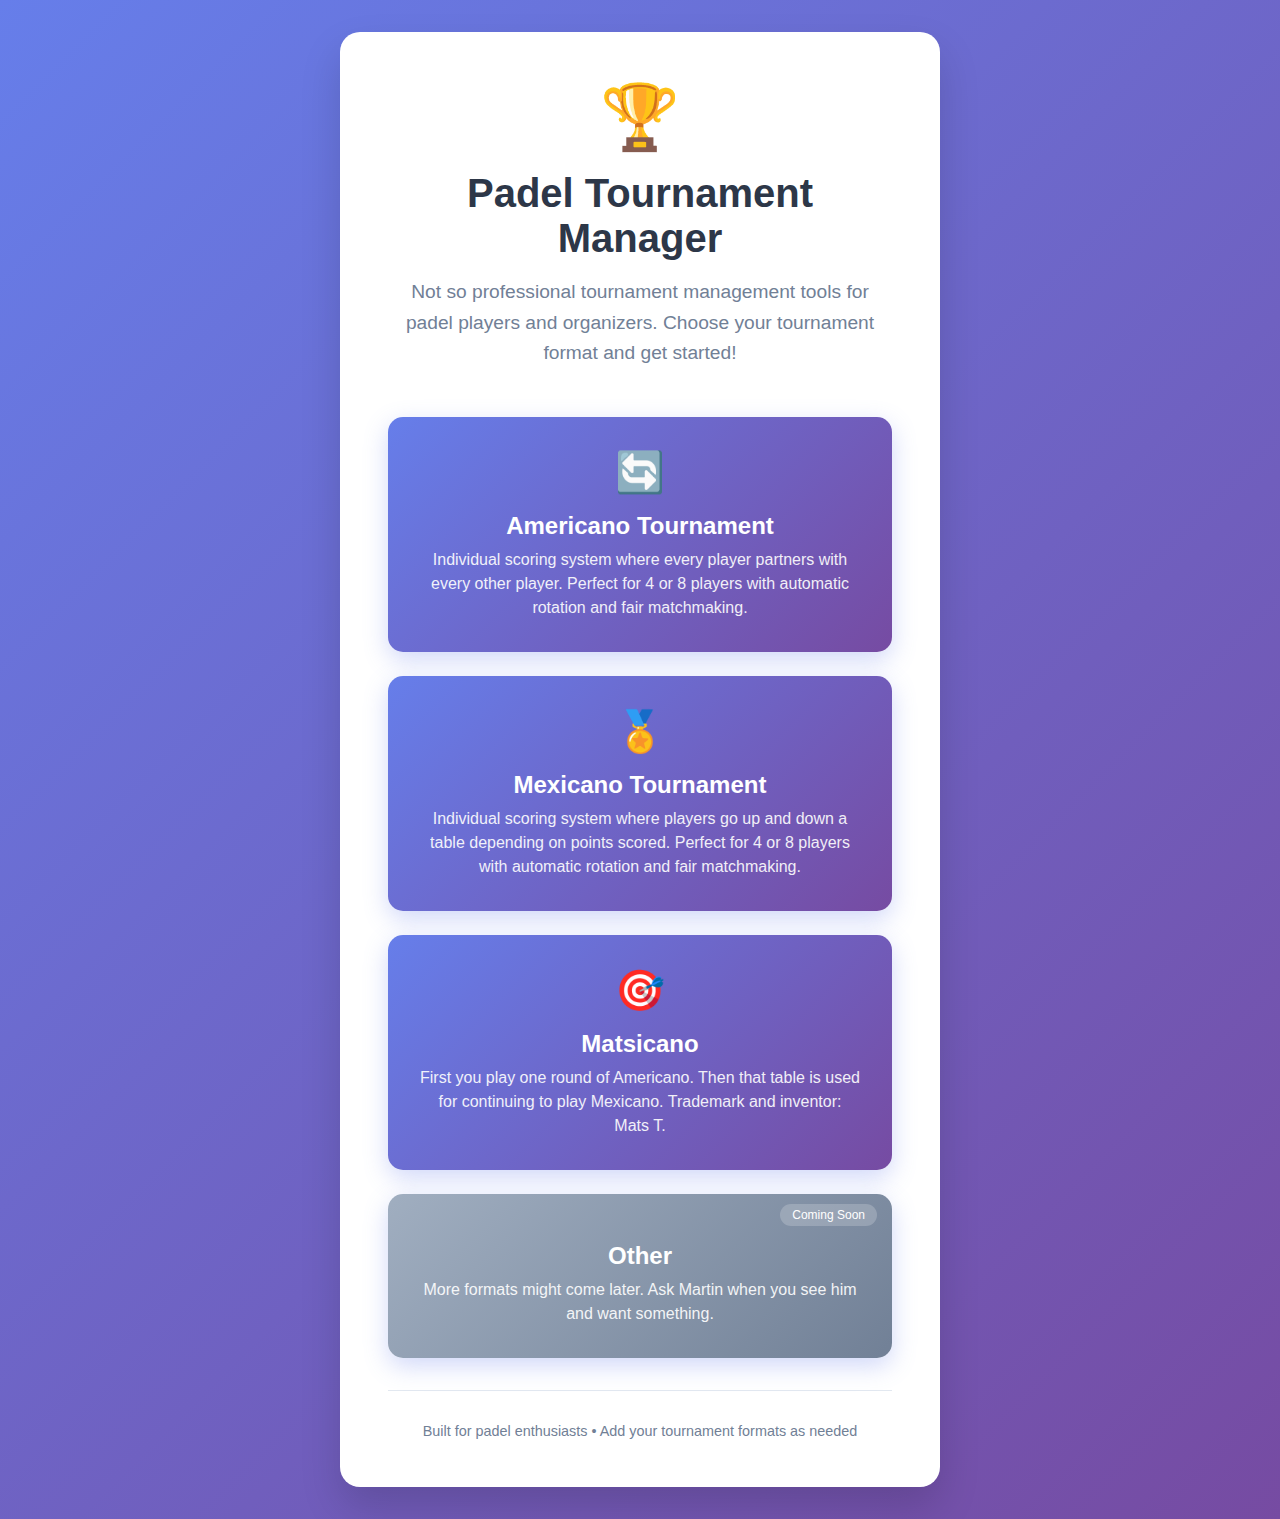
<file: index.html>
<!DOCTYPE html>
<html lang="en">
<head>
    <meta charset="UTF-8">
    <meta name="viewport" content="width=device-width, initial-scale=1.0">
    <title>Padel Tournament Manager</title>
    <style>
        * {
            margin: 0;
            padding: 0;
            box-sizing: border-box;
        }
        
        body {
            font-family: -apple-system, BlinkMacSystemFont, 'Segoe UI', Roboto, sans-serif;
            background: linear-gradient(135deg, #667eea 0%, #764ba2 100%);
            min-height: 100vh;
            display: flex;
            align-items: center;
            justify-content: center;
            padding: 2rem;
        }
        
        .container {
            background: white;
            border-radius: 20px;
            box-shadow: 0 20px 40px rgba(0, 0, 0, 0.15);
            padding: 3rem;
            text-align: center;
            max-width: 600px;
            width: 100%;
        }
        
        .logo {
            font-size: 4rem;
            margin-bottom: 1rem;
        }
        
        h1 {
            font-size: 2.5rem;
            color: #2d3748;
            margin-bottom: 1rem;
            font-weight: 700;
        }
        
        .subtitle {
            font-size: 1.2rem;
            color: #718096;
            margin-bottom: 3rem;
            line-height: 1.6;
        }
        
        .tournament-grid {
            display: grid;
            gap: 1.5rem;
            margin-bottom: 2rem;
        }
        
        .tournament-card {
            background: linear-gradient(135deg, #667eea 0%, #764ba2 100%);
            color: white;
            padding: 2rem;
            border-radius: 15px;
            text-decoration: none;
            transition: all 0.3s ease;
            box-shadow: 0 8px 25px rgba(102, 126, 234, 0.3);
        }
        
        .tournament-card:hover {
            transform: translateY(-5px);
            box-shadow: 0 15px 35px rgba(102, 126, 234, 0.4);
        }
        
        .tournament-card h3 {
            font-size: 1.5rem;
            margin-bottom: 0.5rem;
            font-weight: 600;
        }
        
        .tournament-card p {
            opacity: 0.9;
            line-height: 1.5;
        }
        
        .tournament-card .icon {
            font-size: 2.5rem;
            margin-bottom: 1rem;
            display: block;
        }
        
        .coming-soon {
            background: linear-gradient(135deg, #a0aec0 0%, #718096 100%);
            cursor: not-allowed;
            position: relative;
        }
        
        .coming-soon:hover {
            transform: none;
            box-shadow: 0 8px 25px rgba(160, 174, 192, 0.3);
        }
        
        .coming-soon::after {
            content: "Coming Soon";
            position: absolute;
            top: 10px;
            right: 15px;
            background: rgba(255, 255, 255, 0.2);
            padding: 0.25rem 0.75rem;
            border-radius: 20px;
            font-size: 0.75rem;
            font-weight: 500;
        }
        
        .footer {
            margin-top: 2rem;
            padding-top: 2rem;
            border-top: 1px solid #e2e8f0;
            color: #718096;
            font-size: 0.9rem;
        }
        
        @media (max-width: 768px) {
            .container {
                padding: 2rem;
                margin: 1rem;
            }
            
            h1 {
                font-size: 2rem;
            }
            
            .logo {
                font-size: 3rem;
            }
        }
    </style>
</head>
<body>
    <div class="container">
        <div class="logo">🏆</div>
        <h1>Padel Tournament Manager</h1>
        <p class="subtitle">
            Not so professional tournament management tools for padel players and organizers. 
            Choose your tournament format and get started!
        </p>
        
        <div class="tournament-grid">
            <a href="Americano.html" class="tournament-card">
                <span class="icon">🔄</span>
                <h3>Americano Tournament</h3>
                <p>
                    Individual scoring system where every player partners with every other player. 
                    Perfect for 4 or 8 players with automatic rotation and fair matchmaking.
                </p>
            </a>
            
            <a href="Mexicano.html" class="tournament-card">
                <span class="icon">🏅</span>
                <h3>Mexicano Tournament</h3>
                <p>
                    Individual scoring system where players go up and down a table depending on points scored. 
                    Perfect for 4 or 8 players with automatic rotation and fair matchmaking.
                </p>
            </a>
            
            <a href="Matsicano.html" class="tournament-card">
                <span class="icon">🎯</span>
                <h3>Matsicano</h3>
                <p>
                    First you play one round of Americano. Then that table is used for continuing to play Mexicano.
                    Trademark and inventor: Mats T.
                </p>
            </a>

             <div  class="tournament-card coming-soon">
                <span class="icon"></span>
                <h3>Other</h3>
                <p>
                    More formats might come later. 
                    Ask Martin when you see him and want something. 
                </p>
            </div>
        </div>
        
        <div class="footer">
            <p>Built for padel enthusiasts • Add your tournament formats as needed</p>
        </div>
    </div>
</body>
</html>
</file>
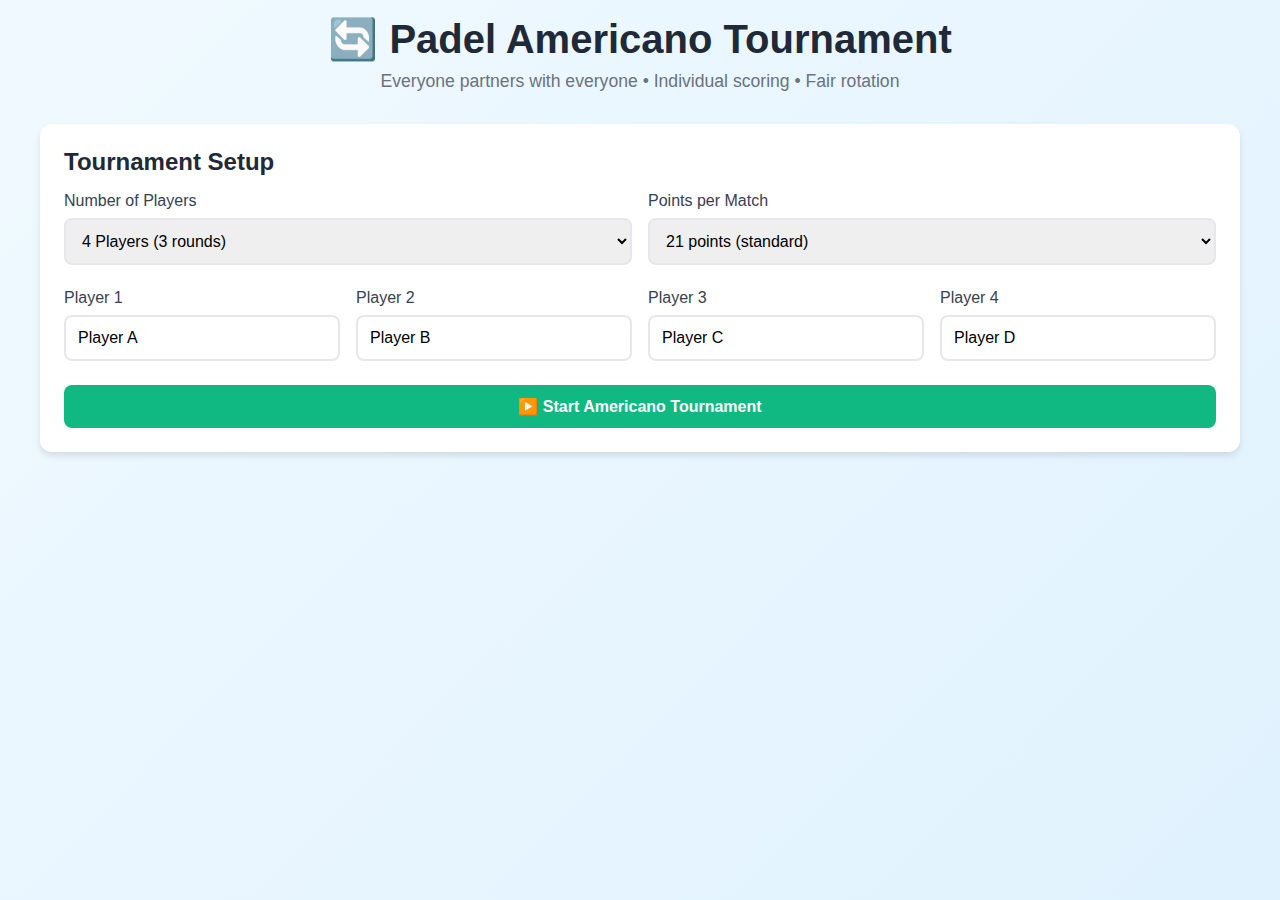
<file: Americano-modular.html>
<!DOCTYPE html>
<html lang="en">
<head>
    <meta charset="UTF-8">
    <meta name="viewport" content="width=device-width, initial-scale=1.0">
    <title>Padel Americano Tournament</title>
    <link rel="stylesheet" href="styles/tournament-styles.css">
</head>
<body>
    <div class="container">
        <!-- Header -->
        <div class="header">
            <h1>🔄 Padel Americano Tournament</h1>
            <p>Everyone partners with everyone • Individual scoring • Fair rotation</p>
        </div>

        <!-- Setup Phase -->
        <div id="setup-phase" class="card">
            <h2>Tournament Setup</h2>
            
            <div class="setup-grid">
                <div class="form-group">
                    <label for="player-count">Number of Players</label>
                    <select id="player-count">
                        <option value="4">4 Players (3 rounds)</option>
                        <option value="8">8 Players (7 rounds)</option>
                    </select>
                </div>
                <div class="form-group">
                    <label for="match-points">Points per Match</label>
                    <select id="match-points">
                        <option value="8">8 points</option>
                        <option value="16">16 points</option>
                        <option value="21" selected>21 points (standard)</option>
                        <option value="24">24 points</option>
                        <option value="32">32 points</option>
                        <option value="40">40 points</option>
                    </select>
                </div>
            </div>

            <div id="player-inputs" class="setup-grid">
                <!-- Player inputs will be generated here -->
            </div>

            <button id="start-tournament" class="btn btn-primary" style="width: 100%;">
                ▶️ Start Americano Tournament
            </button>
        </div>

        <!-- Tournament Phase -->
        <div id="tournament-phase" class="hidden">
            <!-- Round Header -->
            <div class="card">
                <div class="round-header-container">
                    <h2 id="round-header">Round 1 of 3</h2>
                    <div class="button-container">
                        <button id="back-round" class="btn btn-secondary btn-small hidden">
                            ← Back
                        </button>
                        <button id="home-button" class="btn btn-secondary btn-small">
                            🏠 Home
                        </button>
                        <button id="reset-tournament" class="btn btn-secondary">
                            🔄 Reset
                        </button>
                    </div>
                </div>
                <div class="pairing-explanation">
                    🔄 Americano: Everyone partners with everyone else exactly once.
                </div>
            </div>

            <div class="grid-2">
                <!-- Matches -->
                <div class="card">
                    <h2>Current Matches</h2>
                    <div id="matches-container">
                        <!-- Matches will be generated here -->
                    </div>
                    <button id="complete-round" class="btn btn-primary hidden" style="width: 100%; margin-top: 1rem;">
                        ✅ Complete Round & Update Points
                    </button>
                    <button id="next-round" class="btn btn-primary hidden" style="width: 100%; margin-top: 1rem;">
                        Next Round
                    </button>
                </div>

                <!-- Leaderboard -->
                <div class="card">
                    <h2>🏆 Leaderboard</h2>
                    <div id="leaderboard-container">
                        <!-- Leaderboard will be generated here -->
                    </div>
                    <div id="winner-banner" class="winner-banner hidden">
                        <div style="font-size: 2rem; margin-bottom: 0.5rem;">🎉</div>
                        <div style="font-size: 1.5rem; font-weight: bold; color: #10b981; margin-bottom: 0.5rem;">
                            Winner: <span id="winner-name"></span>!
                        </div>
                        <div style="color: #059669;">
                            Final Score: <span id="winner-score"></span> points
                        </div>
                    </div>
                </div>
            </div>
        </div>
    </div>

    <script src="js/tournament-engine.js"></script>
    <script src="js/americano-tournament.js"></script>
    <script>
        // Initialize the Americano tournament
        let tournament;
        
        document.addEventListener('DOMContentLoaded', function() {
            tournament = new AmericanoTournament();
        });
    </script>
</body>
</html>
</file>
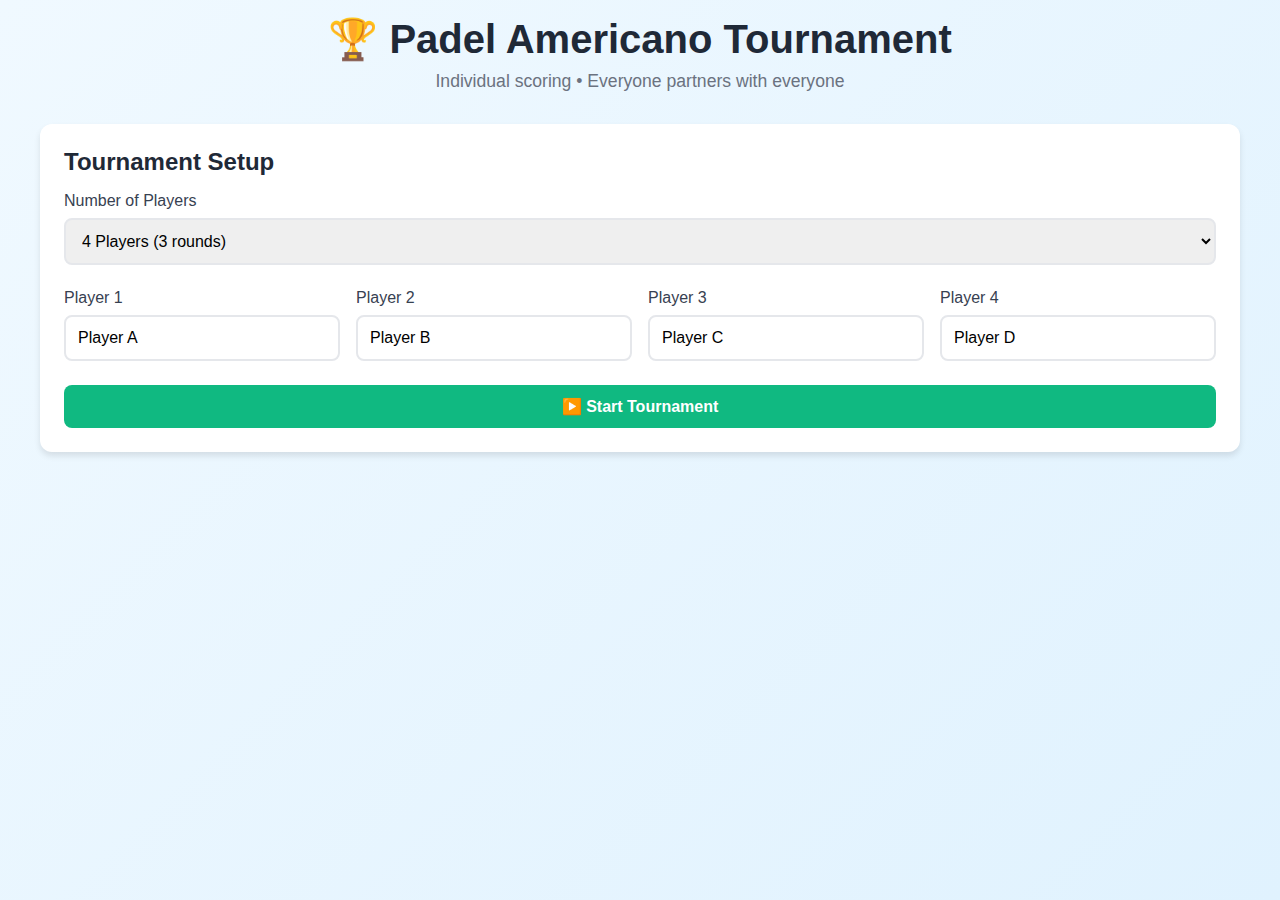
<file: Americano.html>
<!DOCTYPE html>
<html lang="en">
<head>
    <meta charset="UTF-8">
    <meta name="viewport" content="width=device-width, initial-scale=1.0">
    <title>Padel Americano Tournament</title>
    <style>
        * {
            margin: 0;
            padding: 0;
            box-sizing: border-box;
        }
        
        body {
            font-family: -apple-system, BlinkMacSystemFont, 'Segoe UI', Roboto, sans-serif;
            background: linear-gradient(135deg, #f0f9ff 0%, #e0f2fe 100%);
            min-height: 100vh;
            padding: 1rem;
        }
        
        .container {
            max-width: 1200px;
            margin: 0 auto;
        }
        
        .header {
            text-align: center;
            margin-bottom: 2rem;
        }
        
        .header h1 {
            font-size: 2.5rem;
            color: #1f2937;
            margin-bottom: 0.5rem;
        }
        
        .header p {
            color: #6b7280;
            font-size: 1.1rem;
        }
        
        .card {
            background: white;
            border-radius: 12px;
            box-shadow: 0 4px 6px rgba(0, 0, 0, 0.1);
            padding: 1.5rem;
            margin-bottom: 1.5rem;
        }
        
        .card h2 {
            font-size: 1.5rem;
            margin-bottom: 1rem;
            color: #1f2937;
        }
        
        .setup-grid {
            display: grid;
            grid-template-columns: repeat(auto-fit, minmax(200px, 1fr));
            gap: 1rem;
            margin-bottom: 1.5rem;
        }
        
        .form-group {
            display: flex;
            flex-direction: column;
        }
        
        .form-group label {
            font-weight: 500;
            margin-bottom: 0.5rem;
            color: #374151;
        }
        
        .form-group input, .form-group select {
            padding: 0.75rem;
            border: 2px solid #e5e7eb;
            border-radius: 8px;
            font-size: 1rem;
            transition: border-color 0.2s;
        }
        
        .form-group input:focus, .form-group select:focus {
            outline: none;
            border-color: #10b981;
        }
        
        .btn {
            padding: 0.75rem 1.5rem;
            border: none;
            border-radius: 8px;
            font-size: 1rem;
            font-weight: 600;
            cursor: pointer;
            transition: all 0.2s;
            display: inline-flex;
            align-items: center;
            gap: 0.5rem;
            justify-content: center;
        }
        
        .btn-primary {
            background: #10b981;
            color: white;
        }
        
        .btn-primary:hover {
            background: #059669;
        }
        
        .btn-secondary {
            background: #6b7280;
            color: white;
        }
        
        .btn-secondary:hover {
            background: #4b5563;
        }
        
        .btn-small {
            padding: 0.5rem 1rem;
            font-size: 0.875rem;
        }
        
        .btn:disabled {
            background: #9ca3af;
            cursor: not-allowed;
        }
        
        .grid-2 {
            display: grid;
            grid-template-columns: 1fr 1fr;
            gap: 1.5rem;
        }
        
        .match-card {
            border: 2px solid #e5e7eb;
            border-radius: 8px;
            padding: 1rem;
            margin-bottom: 1rem;
        }
        
        .match-teams {
            display: flex;
            justify-content: space-between;
            align-items: center;
            margin-bottom: 1rem;
            font-weight: 500;
        }
        
        .match-vs {
            font-size: 0.75rem;
            color: #6b7280;
        }
        
        .match-score {
            display: flex;
            align-items: center;
            justify-content: space-between;
            gap: 1rem;
        }
        
        .score-inputs {
            display: flex;
            align-items: center;
            gap: 0.5rem;
        }
        
        .score-input {
            width: 4rem;
            padding: 0.5rem;
            border: 2px solid #e5e7eb;
            border-radius: 4px;
            text-align: center;
            font-size: 1rem;
        }
        
        .leaderboard-item {
            display: flex;
            justify-content: space-between;
            align-items: center;
            padding: 0.75rem;
            border-radius: 8px;
            margin-bottom: 0.5rem;
        }
        
        .leaderboard-item.first {
            background: #fef3c7;
            border: 2px solid #f59e0b;
        }
        
        .leaderboard-item.second {
            background: #f3f4f6;
            border: 2px solid #6b7280;
        }
        
        .leaderboard-item.third {
            background: #fed7aa;
            border: 2px solid #ea580c;
        }
        
        .leaderboard-item.other {
            background: #f9fafb;
        }
        
        .player-rank {
            font-weight: bold;
            font-size: 1.1rem;
        }
        
        .player-points {
            font-size: 1.25rem;
            font-weight: bold;
            color: #10b981;
        }
        
        .winner-banner {
            text-align: center;
            padding: 1.5rem;
            background: #d1fae5;
            border: 2px solid #10b981;
            border-radius: 12px;
            margin-top: 1rem;
        }
        
        .error-message {
            color: #dc2626;
            font-size: 0.875rem;
            font-weight: 500;
            margin-top: 0.25rem;
            display: flex;
            align-items: center;
            gap: 0.25rem;
        }
        
        .info-message {
            color: #2563eb;
            font-size: 0.875rem;
            font-weight: 500;
            margin-top: 0.25rem;
            display: flex;
            align-items: center;
            gap: 0.25rem;
        }
        
        .match-card.error {
            border-color: #dc2626;
            background-color: #fef2f2;
        }
        
        .match-card.incomplete {
            border-color: #2563eb;
            background-color: #eff6ff;
        }
        
        .hidden {
            display: none;
        }

        @media (max-width: 768px) {
            .grid-2 {
                grid-template-columns: 1fr;
            }
            
            .setup-grid {
                grid-template-columns: 1fr;
            }
        }
    </style>
</head>
<body>
    <div class="container">
        <!-- Header -->
        <div class="header">
            <h1>🏆 Padel Americano Tournament</h1>
            <p>Individual scoring • Everyone partners with everyone</p>
        </div>

        <!-- Setup Phase -->
        <div id="setup-phase" class="card">
            <h2>Tournament Setup</h2>
            
            <div class="form-group" style="margin-bottom: 1.5rem;">
                <label for="player-count">Number of Players</label>
                <select id="player-count">
                    <option value="4">4 Players (3 rounds)</option>
                    <option value="8">8 Players (7 rounds)</option>
                </select>
            </div>

            <div id="player-inputs" class="setup-grid">
                <!-- Player inputs will be generated here -->
            </div>

            <button id="start-tournament" class="btn btn-primary" style="width: 100%;">
                ▶️ Start Tournament
            </button>
        </div>

        <!-- Tournament Phase -->
        <div id="tournament-phase" class="hidden">
            <!-- Round Header -->
            <div class="card">
                <div style="display: flex; justify-content: space-between; align-items: center;">
                    <h2 id="round-header">Round 1 of 3</h2>
                    <div style="display: flex; gap: 0.5rem;">
                        <button id="back-round" class="btn btn-secondary btn-small hidden">
                            ← Back
                        </button>
                        <button id="home-button" class="btn btn-secondary btn-small">
                            🏠 Home
                        </button>
                        <button id="reset-tournament" class="btn btn-secondary">
                            🔄 Reset
                        </button>
                    </div>
                </div>
            </div>

            <div class="grid-2">
                <!-- Matches -->
                <div class="card">
                    <h2>Current Matches</h2>
                    <div id="matches-container">
                        <!-- Matches will be generated here -->
                    </div>
                    <button id="complete-round" class="btn btn-primary hidden" style="width: 100%; margin-top: 1rem;">
                        ✅ Complete All Matches
                    </button>
                    <button id="complete-round" class="btn btn-primary hidden" style="width: 100%; margin-top: 1rem;">
                        ✅ Complete Round & Update Points
                    </button>
                    <button id="next-round" class="btn btn-primary hidden" style="width: 100%; margin-top: 1rem;">
                        Next Round
                    </button>
                </div>

                <!-- Leaderboard -->
                <div class="card">
                    <h2>🏆 Leaderboard</h2>
                    <div id="leaderboard-container">
                        <!-- Leaderboard will be generated here -->
                    </div>
                    <div id="winner-banner" class="winner-banner hidden">
                        <div style="font-size: 2rem; margin-bottom: 0.5rem;">🎉</div>
                        <div style="font-size: 1.5rem; font-weight: bold; color: #10b981; margin-bottom: 0.5rem;">
                            Winner: <span id="winner-name"></span>!
                        </div>
                        <div style="color: #059669;">
                            Final Score: <span id="winner-score"></span> points
                        </div>
                    </div>
                </div>
            </div>
        </div>
    </div>

    <script>
        // Tournament state
        let playerCount = 4;
        let players = [];
        let currentRound = 0;
        let matches = [];
        let tournamentStarted = false;
        let tournamentComplete = false;
        let roundHistory = []; // Store history for back functionality

        // Initialize the app
        function init() {
            generatePlayerInputs();
            setupEventListeners();
        }

        function setupEventListeners() {
            document.getElementById('player-count').addEventListener('change', (e) => {
                playerCount = parseInt(e.target.value);
                generatePlayerInputs();
            });

            document.getElementById('start-tournament').addEventListener('click', startTournament);
            document.getElementById('reset-tournament').addEventListener('click', resetTournament);
            document.getElementById('complete-round').addEventListener('click', completeAllMatches);
            document.getElementById('next-round').addEventListener('click', nextRound);
        }

        function generatePlayerInputs() {
            const container = document.getElementById('player-inputs');
            container.innerHTML = '';
            
            const defaultNames = playerCount === 4 
                ? ['Player A', 'Player B', 'Player C', 'Player D']
                : ['Player A', 'Player B', 'Player C', 'Player D', 'Player E', 'Player F', 'Player G', 'Player H'];

            for (let i = 0; i < playerCount; i++) {
                const div = document.createElement('div');
                div.className = 'form-group';
                div.innerHTML = `
                    <label>Player ${i + 1}</label>
                    <input type="text" id="player-${i}" value="${defaultNames[i]}" placeholder="Player ${String.fromCharCode(65 + i)}">
                `;
                container.appendChild(div);
            }
        }

        function initializePlayers() {
            players = [];
            for (let i = 0; i < playerCount; i++) {
                const name = document.getElementById(`player-${i}`).value || `Player ${String.fromCharCode(65 + i)}`;
                players.push({
                    id: i,
                    name: name,
                    totalPoints: 0,
                    partnerships: new Set(),
                    opponents: new Set()
                });
            }
        }

        function generatePartnerships(playerIds) {
            const partnerships = [];
            for (let i = 0; i < playerIds.length; i++) {
                for (let j = i + 1; j < playerIds.length; j++) {
                    partnerships.push([playerIds[i], playerIds[j]]);
                }
            }
            return partnerships;
        }

        function generateRoundMatches() {
            const playerIds = players.map(p => p.id);
            const allPartnerships = generatePartnerships(playerIds);
            
            // Filter partnerships that haven't been used yet
            const availablePartnerships = allPartnerships.filter(([p1, p2]) => {
                const player1 = players.find(p => p.id === p1);
                const player2 = players.find(p => p.id === p2);
                return !player1.partnerships.has(p2) && !player2.partnerships.has(p1);
            });

            if (availablePartnerships.length < 2) {
                tournamentComplete = true;
                return [];
            }

            const roundMatches = [];

            if (playerCount === 4) {
                // Simple case: pick first available partnership and find opponents
                const team1 = availablePartnerships[0];
                const remainingPlayers = playerIds.filter(id => !team1.includes(id));
                const team2 = remainingPlayers;
                
                roundMatches.push({
                    id: `round-${currentRound}-match-0`,
                    team1: team1,
                    team2: team2,
                    team1Score: 0,
                    team2Score: 0,
                    completed: false
                });
            } else {
                // For 8 players: more complex pairing needed
                const usedPlayers = new Set();
                let matchIndex = 0;
                const matchesPerRound = 2;
                
                for (const partnership of availablePartnerships) {
                    if (matchIndex >= matchesPerRound) break;
                    
                    const [p1, p2] = partnership;
                    if (usedPlayers.has(p1) || usedPlayers.has(p2)) continue;
                    
                    // Find opponents from remaining players
                    const remainingPlayers = playerIds.filter(id => 
                        !usedPlayers.has(id) && !partnership.includes(id)
                    );
                    
                    if (remainingPlayers.length >= 2) {
                        // Try to find a good opponent pair
                        let bestOpponentPair = null;
                        let minPreviousEncounters = Infinity;
                        
                        for (let i = 0; i < remainingPlayers.length; i++) {
                            for (let j = i + 1; j < remainingPlayers.length; j++) {
                                const opp1 = remainingPlayers[i];
                                const opp2 = remainingPlayers[j];
                                
                                if (usedPlayers.has(opp1) || usedPlayers.has(opp2)) continue;
                                
                                // Count previous encounters
                                const player1 = players.find(p => p.id === p1);
                                const player2 = players.find(p => p.id === p2);
                                const encounters = 
                                    (player1.opponents.has(opp1) ? 1 : 0) +
                                    (player1.opponents.has(opp2) ? 1 : 0) +
                                    (player2.opponents.has(opp1) ? 1 : 0) +
                                    (player2.opponents.has(opp2) ? 1 : 0);
                                
                                if (encounters < minPreviousEncounters) {
                                    minPreviousEncounters = encounters;
                                    bestOpponentPair = [opp1, opp2];
                                }
                            }
                        }
                        
                        if (bestOpponentPair) {
                            roundMatches.push({
                                id: `round-${currentRound}-match-${matchIndex}`,
                                team1: partnership,
                                team2: bestOpponentPair,
                                team1Score: 0,
                                team2Score: 0,
                                pointsAwarded: false,
                                team1PointsAwarded: 0,
                                team2PointsAwarded: 0
                            });
                            
                            partnership.forEach(id => usedPlayers.add(id));
                            bestOpponentPair.forEach(id => usedPlayers.add(id));
                            matchIndex++;
                        }
                    }
                }
            }

            return roundMatches;
        }

        function startTournament() {
            initializePlayers();
            currentRound = 1;
            matches = generateRoundMatches();
            tournamentStarted = true;
            
            document.getElementById('setup-phase').classList.add('hidden');
            document.getElementById('tournament-phase').classList.remove('hidden');
            
            updateUI();
        }

        function updateUI() {
            const maxRounds = playerCount === 4 ? 3 : 7;
            document.getElementById('round-header').textContent = 
                `Round ${currentRound} of ${maxRounds}${tournamentComplete ? ' - Tournament Complete!' : ''}`;
            
            renderMatches();
            renderLeaderboard();
        }

        function renderMatches() {
            const container = document.getElementById('matches-container');
            container.innerHTML = '';

            matches.forEach(match => {
                const matchDiv = document.createElement('div');
                const totalScore = match.team1Score + match.team2Score;
                const hasError = totalScore > 21;
                const isIncomplete = totalScore < 21 && totalScore > 0;
                
                let className = 'match-card';
                if (hasError) className += ' error';
                else if (isIncomplete) className += ' incomplete';
                
                matchDiv.className = className;
                
                const team1Names = `${players.find(p => p.id === match.team1[0]).name} & ${players.find(p => p.id === match.team1[1]).name}`;
                const team2Names = `${players.find(p => p.id === match.team2[0]).name} & ${players.find(p => p.id === match.team2[1]).name}`;
                
                let statusMessage = '';
                if (hasError) {
                    statusMessage = '<div class="error-message">⚠️ Total score cannot exceed 21 points</div>';
                } else if (isIncomplete) {
                    const remaining = 21 - totalScore;
                    statusMessage = `<div class="info-message">ℹ️ Need ${remaining} more point${remaining === 1 ? '' : 's'} to reach 21</div>`;
                }
                
                matchDiv.innerHTML = `
                    <div class="match-teams">
                        <div>${team1Names}</div>
                        <div class="match-vs">VS</div>
                        <div>${team2Names}</div>
                    </div>
                    <div class="match-score">
                        <div class="score-inputs">
                            <input type="number" class="score-input" min="0" 
                                   value="${match.team1Score}" 
                                   ${match.completed ? 'disabled' : ''}
                                   onchange="updateMatchScore('${match.id}', 'team1', this.value)">
                            <span>-</span>
                            <input type="number" class="score-input" min="0" 
                                   value="${match.team2Score}" 
                                   ${match.completed ? 'disabled' : ''}
                                   onchange="updateMatchScore('${match.id}', 'team2', this.value)">
                        </div>
                        ${match.completed ? 
                            '<span style="color: #10b981; font-weight: 500;">✅ Complete</span>' :
                            ''
                        }
                    </div>
                    ${statusMessage}
                `;
                
                container.appendChild(matchDiv);
            });

            // Show complete round or next round button
            const allMatchesHaveScores = matches.every(match => match.team1Score + match.team2Score === 21);
            const hasErrors = matches.some(match => match.team1Score + match.team2Score > 21);
            const allComplete = matches.every(match => match.completed);
            const completeRoundBtn = document.getElementById('complete-round');
            const nextRoundBtn = document.getElementById('next-round');
            
            if (allComplete && !tournamentComplete) {
                completeRoundBtn.classList.add('hidden');
                nextRoundBtn.classList.remove('hidden');
            } else if (allMatchesHaveScores && !allComplete && !hasErrors) {
                completeRoundBtn.classList.remove('hidden');
                nextRoundBtn.classList.add('hidden');
            } else {
                completeRoundBtn.classList.add('hidden');
                nextRoundBtn.classList.add('hidden');
            }
        }

        function renderLeaderboard() {
            const container = document.getElementById('leaderboard-container');
            const sortedPlayers = [...players].sort((a, b) => b.totalPoints - a.totalPoints);
            
            container.innerHTML = '';
            
            sortedPlayers.forEach((player, index) => {
                const div = document.createElement('div');
                let className = 'leaderboard-item ';
                if (index === 0) className += 'first';
                else if (index === 1) className += 'second';
                else if (index === 2) className += 'third';
                else className += 'other';
                
                div.className = className;
                div.innerHTML = `
                    <div style="display: flex; align-items: center; gap: 1rem;">
                        <span class="player-rank">#${index + 1}</span>
                        <span style="font-weight: 500;">${player.name}</span>
                    </div>
                    <span class="player-points">${player.totalPoints}</span>
                `;
                
                container.appendChild(div);
            });

            // Show winner banner if tournament is complete
            const winnerBanner = document.getElementById('winner-banner');
            if (tournamentComplete && sortedPlayers.length > 0) {
                document.getElementById('winner-name').textContent = sortedPlayers[0].name;
                document.getElementById('winner-score').textContent = sortedPlayers[0].totalPoints;
                winnerBanner.classList.remove('hidden');
            } else {
                winnerBanner.classList.add('hidden');
            }
        }

        function updateMatchScore(matchId, team, score) {
            const match = matches.find(m => m.id === matchId);
            if (match && !match.completed) {
                match[`${team}Score`] = Math.max(0, parseInt(score) || 0);
                renderMatches();
            }
        }

        function completeAllMatches() {
            matches.forEach(match => {
                if (!match.completed && match.team1Score + match.team2Score === 21) {
                    // Update player partnerships and opponents
                    players.forEach(player => {
                        if (match.team1.includes(player.id)) {
                            const partner = match.team1.find(id => id !== player.id);
                            player.partnerships.add(partner);
                            match.team2.forEach(oppId => player.opponents.add(oppId));
                            player.totalPoints += match.team1Score;
                        } else if (match.team2.includes(player.id)) {
                            const partner = match.team2.find(id => id !== player.id);
                            player.partnerships.add(partner);
                            match.team1.forEach(oppId => player.opponents.add(oppId));
                            player.totalPoints += match.team2Score;
                        }
                    });
                    match.completed = true;
                }
            });
            updateUI();
        }

        function completeMatch(matchId) {
            const match = matches.find(m => m.id === matchId);
            if (!match || match.completed || match.team1Score + match.team2Score === 0) return;

            // Update player partnerships and opponents
            players.forEach(player => {
                if (match.team1.includes(player.id)) {
                    const partner = match.team1.find(id => id !== player.id);
                    player.partnerships.add(partner);
                    match.team2.forEach(oppId => player.opponents.add(oppId));
                    player.totalPoints += match.team1Score;
                } else if (match.team2.includes(player.id)) {
                    const partner = match.team2.find(id => id !== player.id);
                    player.partnerships.add(partner);
                    match.team1.forEach(oppId => player.opponents.add(oppId));
                    player.totalPoints += match.team2Score;
                }
            });

            match.completed = true;
            updateUI();
        }

        function nextRound() {
            const maxRounds = playerCount === 4 ? 3 : 7;
            if (currentRound >= maxRounds) {
                tournamentComplete = true;
                updateUI();
                return;
            }

            currentRound++;
            matches = generateRoundMatches();
            
            if (matches.length === 0) {
                tournamentComplete = true;
            }
            
            updateUI();
        }

        function resetTournament() {
            playerCount = parseInt(document.getElementById('player-count').value);
            players = [];
            currentRound = 0;
            matches = [];
            tournamentStarted = false;
            tournamentComplete = false;
            
            document.getElementById('setup-phase').classList.remove('hidden');
            document.getElementById('tournament-phase').classList.add('hidden');
            
            generatePlayerInputs();
        }

        // Initialize the app when page loads
        init();
    </script>
</body>
</html>
</file>
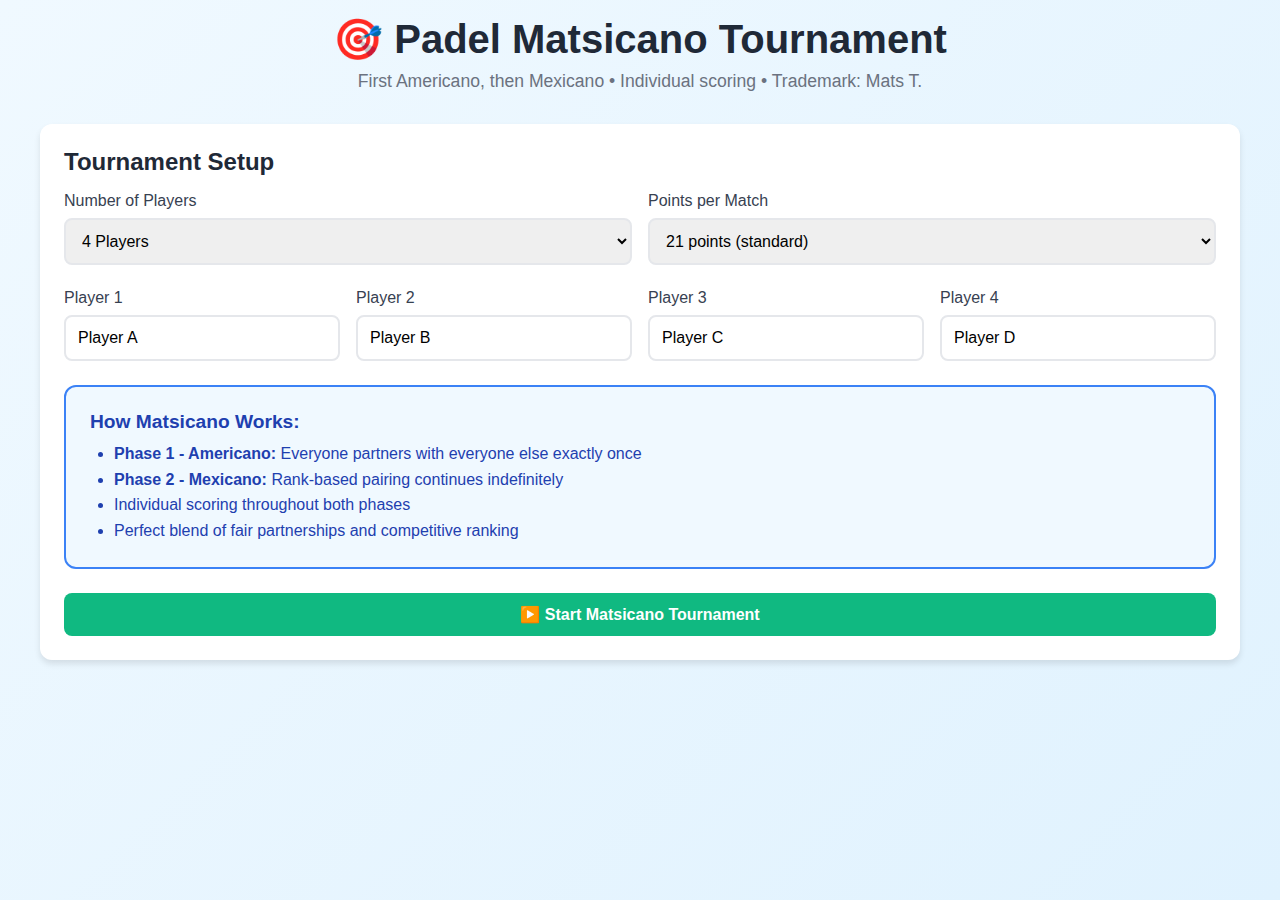
<file: Matsicano-modular.html>
<!DOCTYPE html>
<html lang="en">
<head>
    <meta charset="UTF-8">
    <meta name="viewport" content="width=device-width, initial-scale=1.0">
    <title>Padel Matsicano Tournament</title>
    <link rel="stylesheet" href="styles/tournament-styles.css">
    <style>
        /* Matsicano-specific styles */
        .phase-indicator {
            display: inline-block;
            padding: 0.5rem 1rem;
            border-radius: 20px;
            font-size: 0.875rem;
            font-weight: 600;
            margin-left: 1rem;
        }
        
        .americano-phase {
            background: #10b981;
            color: white;
        }
        
        .mexicano-phase {
            background: #f59e0b;
            color: white;
        }
        
        .phase-transition {
            background: linear-gradient(135deg, #fbbf24 0%, #f59e0b 100%);
            border: 3px solid #d97706;
            border-radius: 12px;
            padding: 2rem;
            margin: 2rem 0;
            text-align: center;
            color: white;
            box-shadow: 0 8px 25px rgba(245, 158, 11, 0.3);
        }
        
        .phase-transition h3 {
            font-size: 1.8rem;
            margin-bottom: 1rem;
            text-shadow: 0 2px 4px rgba(0, 0, 0, 0.3);
        }
        
        .phase-transition p {
            font-size: 1.1rem;
            margin-bottom: 1.5rem;
            opacity: 0.95;
        }
        
        .matsicano-info {
            background: #f0f9ff;
            border: 2px solid #3b82f6;
            border-radius: 12px;
            padding: 1.5rem;
            margin-bottom: 1.5rem;
        }
        
        .matsicano-info h3 {
            color: #1e40af;
            margin-bottom: 0.5rem;
            font-size: 1.2rem;
        }
        
        .matsicano-info ul {
            color: #1e40af;
            padding-left: 1.5rem;
            line-height: 1.6;
        }
        
        @media (max-width: 768px) {
            .phase-transition {
                padding: 1.5rem;
            }
            
            .phase-transition h3 {
                font-size: 1.5rem;
            }
        }
    </style>
</head>
<body>
    <div class="container">
        <!-- Header -->
        <div class="header">
            <h1>🎯 Padel Matsicano Tournament</h1>
            <p>First Americano, then Mexicano • Individual scoring • Trademark: Mats T.</p>
        </div>

        <!-- Setup Phase -->
        <div id="setup-phase" class="card">
            <h2>Tournament Setup</h2>
            
            <div class="setup-grid">
                <div class="form-group">
                    <label for="player-count">Number of Players</label>
                    <select id="player-count">
                        <option value="4">4 Players</option>
                        <option value="8">8 Players</option>
                    </select>
                </div>
                <div class="form-group">
                    <label for="match-points">Points per Match</label>
                    <select id="match-points">
                        <option value="8">8 points</option>
                        <option value="16">16 points</option>
                        <option value="21" selected>21 points (standard)</option>
                        <option value="24">24 points</option>
                        <option value="32">32 points</option>
                        <option value="40">40 points</option>
                    </select>
                </div>
            </div>

            <div id="player-inputs" class="setup-grid">
                <!-- Player inputs will be generated here -->
            </div>

            <div class="matsicano-info">
                <h3>How Matsicano Works:</h3>
                <ul>
                    <li><strong>Phase 1 - Americano:</strong> Everyone partners with everyone else exactly once</li>
                    <li><strong>Phase 2 - Mexicano:</strong> Rank-based pairing continues indefinitely</li>
                    <li>Individual scoring throughout both phases</li>
                    <li>Perfect blend of fair partnerships and competitive ranking</li>
                </ul>
            </div>

            <button id="start-tournament" class="btn btn-primary" style="width: 100%;">
                ▶️ Start Matsicano Tournament
            </button>
        </div>

        <!-- Phase Transition Banner -->
        <div id="phase-transition" class="phase-transition hidden">
            <h3>🎉 Americano Phase Complete! 🎉</h3>
            <p>Final Americano standings established. Now entering Mexicano phase with rank-based pairing!</p>
            <div id="americano-final-standings">
                <!-- Final standings will be shown here -->
            </div>
            <button id="start-mexicano" class="btn btn-primary" style="background: white; color: #f59e0b; border: 2px solid white; margin-top: 1rem;">
                🌮 Start Mexicano Phase
            </button>
        </div>

        <!-- Tournament Phase -->
        <div id="tournament-phase" class="hidden">
            <!-- Round Header -->
            <div class="card">
                <div class="round-header-container">
                    <div>
                        <h2 id="round-header">Round 1 - Americano Phase</h2>
                        <span id="phase-indicator" class="phase-indicator americano-phase">Americano Phase</span>
                    </div>
                    <div class="button-container">
                        <button id="back-round" class="btn btn-secondary btn-small hidden">
                            ← Back
                        </button>
                        <button id="home-button" class="btn btn-secondary btn-small">
                            🏠 Home
                        </button>
                        <button id="reset-tournament" class="btn btn-secondary btn-small">
                            🔄 Reset
                        </button>
                        <button id="end-tournament" class="btn btn-primary" style="display: none;">
                            🏁 End Tournament
                        </button>
                    </div>
                </div>
                <div id="pairing-explanation" class="pairing-explanation">
                    <strong>🔄 Americano Phase:</strong> Everyone partners with everyone else exactly once to establish initial rankings.
                </div>
            </div>

            <div class="grid-2">
                <!-- Matches -->
                <div class="card">
                    <h2>Current Matches</h2>
                    <div id="matches-container">
                        <!-- Matches will be generated here -->
                    </div>
                    <button id="complete-round" class="btn btn-primary hidden" style="width: 100%; margin-top: 1rem;">
                        ✅ Complete Round & Update Points
                    </button>
                    <button id="next-round" class="btn btn-primary hidden" style="width: 100%; margin-top: 1rem;">
                        Next Round
                    </button>
                </div>

                <!-- Leaderboard -->
                <div class="card">
                    <h2>🏆 Current Rankings</h2>
                    <div id="leaderboard-container">
                        <!-- Leaderboard will be generated here -->
                    </div>
                    <div id="winner-banner" class="winner-banner hidden">
                        <div style="font-size: 2rem; margin-bottom: 0.5rem;">🎉</div>
                        <div style="font-size: 1.5rem; font-weight: bold; color: #10b981; margin-bottom: 0.5rem;">
                            Current Leader: <span id="winner-name"></span>!
                        </div>
                        <div style="color: #059669;">
                            Score: <span id="winner-score"></span> points
                        </div>
                    </div>
                </div>
            </div>
        </div>
    </div>

    <script src="js/tournament-engine.js"></script>
    <script src="js/matsicano-tournament.js"></script>
    <script>
        // Initialize the Matsicano tournament
        let tournament;
        
        document.addEventListener('DOMContentLoaded', function() {
            tournament = new MatsicanoTournament();
            
            // Add custom event listener for phase transition
            document.getElementById('start-mexicano').addEventListener('click', () => {
                tournament.startMexicanoPhase();
            });
            
        });
        
        // Add phase transition functionality to the tournament
        MatsicanoTournament.prototype.startMexicanoPhase = function() {
            // Hide transition banner and show tournament phase
            document.getElementById('phase-transition').classList.add('hidden');
            document.getElementById('tournament-phase').classList.remove('hidden');
            
            // Update phase indicator
            document.getElementById('phase-indicator').textContent = 'Mexicano Phase';
            document.getElementById('phase-indicator').className = 'phase-indicator mexicano-phase';
            
            // Show End Tournament button in Mexicano phase
            document.getElementById('end-tournament').style.display = 'inline-flex';
            
            // Don't reset currentRound - we're already on the correct round from nextRound()
            // Just update the UI to show the current matches
            this.updateUI();
        };



        // Helper method for partnerships
        MatsicanoTournament.prototype.generatePartnerships = function(playerIds) {
            const partnerships = [];
            for (let i = 0; i < playerIds.length; i++) {
                for (let j = i + 1; j < playerIds.length; j++) {
                    partnerships.push([playerIds[i], playerIds[j]]);
                }
            }
            return partnerships;
        };
    </script>
</body>
</html>
</file>
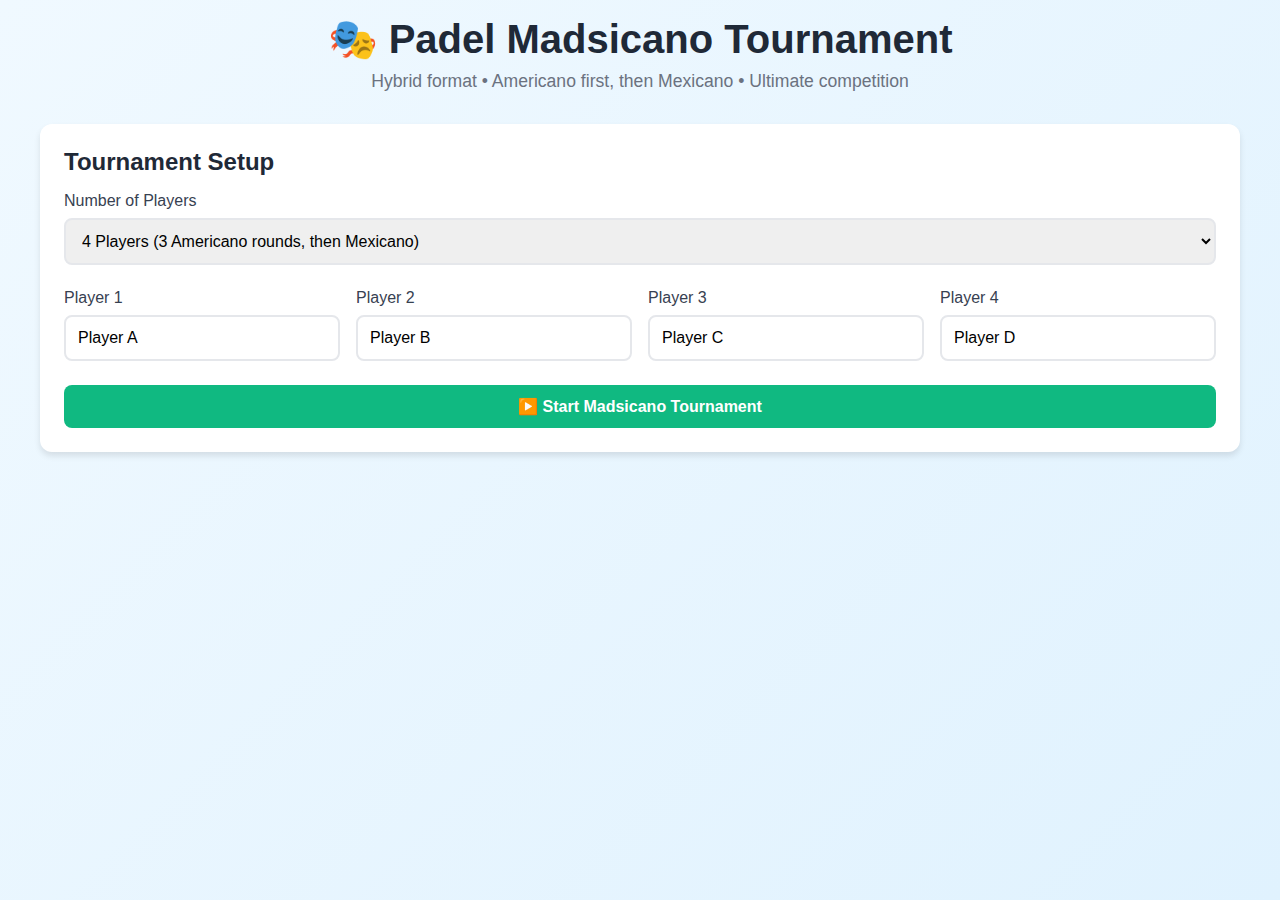
<file: Matsicano.html>
<!DOCTYPE html>
<html lang="en">
<head>
    <meta charset="UTF-8">
    <meta name="viewport" content="width=device-width, initial-scale=1.0">
    <title>Padel Madsicano Tournament</title>
    <style>
        * {
            margin: 0;
            padding: 0;
            box-sizing: border-box;
        }
        
        body {
            font-family: -apple-system, BlinkMacSystemFont, 'Segoe UI', Roboto, sans-serif;
            background: linear-gradient(135deg, #f0f9ff 0%, #e0f2fe 100%);
            min-height: 100vh;
            padding: 1rem;
        }
        
        .container {
            max-width: 1200px;
            margin: 0 auto;
        }
        
        .header {
            text-align: center;
            margin-bottom: 2rem;
        }
        
        .header h1 {
            font-size: 2.5rem;
            color: #1f2937;
            margin-bottom: 0.5rem;
        }
        
        .header p {
            color: #6b7280;
            font-size: 1.1rem;
        }
        
        .card {
            background: white;
            border-radius: 12px;
            box-shadow: 0 4px 6px rgba(0, 0, 0, 0.1);
            padding: 1.5rem;
            margin-bottom: 1.5rem;
        }
        
        .card h2 {
            font-size: 1.5rem;
            margin-bottom: 1rem;
            color: #1f2937;
        }
        
        .setup-grid {
            display: grid;
            grid-template-columns: repeat(auto-fit, minmax(200px, 1fr));
            gap: 1rem;
            margin-bottom: 1.5rem;
        }
        
        .form-group {
            display: flex;
            flex-direction: column;
        }
        
        .form-group label {
            font-weight: 500;
            margin-bottom: 0.5rem;
            color: #374151;
        }
        
        .form-group input, .form-group select {
            padding: 0.75rem;
            border: 2px solid #e5e7eb;
            border-radius: 8px;
            font-size: 1rem;
            transition: border-color 0.2s;
        }
        
        .form-group input:focus, .form-group select:focus {
            outline: none;
            border-color: #10b981;
        }
        
        .btn {
            padding: 0.75rem 1.5rem;
            border: none;
            border-radius: 8px;
            font-size: 1rem;
            font-weight: 600;
            cursor: pointer;
            transition: all 0.2s;
            display: inline-flex;
            align-items: center;
            gap: 0.5rem;
            justify-content: center;
        }
        
        .btn-primary {
            background: #10b981;
            color: white;
        }
        
        .btn-primary:hover {
            background: #059669;
        }
        
        .btn-secondary {
            background: #6b7280;
            color: white;
        }
        
        .btn-secondary:hover {
            background: #4b5563;
        }
        
        .btn-small {
            padding: 0.5rem 1rem;
            font-size: 0.875rem;
        }
        
        .btn:disabled {
            background: #9ca3af;
            cursor: not-allowed;
        }
        
        .grid-2 {
            display: grid;
            grid-template-columns: 1fr 1fr;
            gap: 1.5rem;
        }
        
        .match-card {
            border: 2px solid #e5e7eb;
            border-radius: 8px;
            padding: 1rem;
            margin-bottom: 1rem;
        }
        
        .match-teams {
            display: flex;
            justify-content: space-between;
            align-items: center;
            margin-bottom: 1rem;
            font-weight: 500;
        }
        
        .match-vs {
            font-size: 0.75rem;
            color: #6b7280;
        }
        
        .match-score {
            display: flex;
            align-items: center;
            justify-content: space-between;
            gap: 1rem;
        }
        
        .score-inputs {
            display: flex;
            align-items: center;
            gap: 0.5rem;
        }
        
        .score-input {
            width: 4rem;
            padding: 0.5rem;
            border: 2px solid #e5e7eb;
            border-radius: 4px;
            text-align: center;
            font-size: 1rem;
        }
        
        .leaderboard-item {
            display: flex;
            justify-content: space-between;
            align-items: center;
            padding: 0.75rem;
            border-radius: 8px;
            margin-bottom: 0.5rem;
        }
        
        .leaderboard-item.first {
            background: #fef3c7;
            border: 2px solid #f59e0b;
        }
        
        .leaderboard-item.second {
            background: #f3f4f6;
            border: 2px solid #6b7280;
        }
        
        .leaderboard-item.third {
            background: #fed7aa;
            border: 2px solid #ea580c;
        }
        
        .leaderboard-item.other {
            background: #f9fafb;
        }
        
        .player-rank {
            font-weight: bold;
            font-size: 1.1rem;
        }
        
        .player-points {
            font-size: 1.25rem;
            font-weight: bold;
            color: #10b981;
        }
        
        .winner-banner {
            text-align: center;
            padding: 1.5rem;
            background: #d1fae5;
            border: 2px solid #10b981;
            border-radius: 12px;
            margin-top: 1rem;
        }
        
        .error-message {
            color: #dc2626;
            font-size: 0.875rem;
            font-weight: 500;
            margin-top: 0.25rem;
            display: flex;
            align-items: center;
            gap: 0.25rem;
        }
        
        .info-message {
            color: #2563eb;
            font-size: 0.875rem;
            font-weight: 500;
            margin-top: 0.25rem;
            display: flex;
            align-items: center;
            gap: 0.25rem;
        }
        
        .match-card.error {
            border-color: #dc2626;
            background-color: #fef2f2;
        }
        
        .match-card.incomplete {
            border-color: #2563eb;
            background-color: #eff6ff;
        }
        
        .pairing-explanation {
            background: #f0f9ff;
            border: 2px solid #3b82f6;
            border-radius: 8px;
            padding: 1rem;
            margin-bottom: 1rem;
            font-size: 0.9rem;
            color: #1e40af;
        }
        
        .phase-transition {
            background: linear-gradient(135deg, #fbbf24 0%, #f59e0b 100%);
            border: 3px solid #d97706;
            border-radius: 12px;
            padding: 2rem;
            margin: 2rem 0;
            text-align: center;
            color: white;
            box-shadow: 0 8px 25px rgba(245, 158, 11, 0.3);
        }
        
        .phase-transition h3 {
            font-size: 1.8rem;
            margin-bottom: 1rem;
            text-shadow: 0 2px 4px rgba(0, 0, 0, 0.3);
        }
        
        .phase-transition p {
            font-size: 1.1rem;
            margin-bottom: 1.5rem;
            opacity: 0.95;
        }
        
        .phase-indicator {
            display: inline-block;
            padding: 0.5rem 1rem;
            border-radius: 20px;
            font-size: 0.875rem;
            font-weight: 600;
            margin-left: 1rem;
        }
        
        .americano-phase {
            background: #10b981;
            color: white;
        }
        
        .mexicano-phase {
            background: #f59e0b;
            color: white;
        }
        
        .hidden {
            display: none;
        }
        
        @media (max-width: 768px) {
            .grid-2 {
                grid-template-columns: 1fr;
            }
            
            .setup-grid {
                grid-template-columns: 1fr;
            }
            
            .phase-transition {
                padding: 1.5rem;
            }
            
            .phase-transition h3 {
                font-size: 1.5rem;
            }
        }
    </style>
</head>
<body>
    <div class="container">
        <!-- Header -->
        <div class="header">
            <h1>🎭 Padel Madsicano Tournament</h1>
            <p>Hybrid format • Americano first, then Mexicano • Ultimate competition</p>
        </div>

        <!-- Setup Phase -->
        <div id="setup-phase" class="card">
            <h2>Tournament Setup</h2>
            
            <div class="form-group" style="margin-bottom: 1.5rem;">
                <label for="player-count">Number of Players</label>
                <select id="player-count">
                    <option value="4">4 Players (3 Americano rounds, then Mexicano)</option>
                    <option value="8">8 Players (7 Americano rounds, then Mexicano)</option>
                </select>
            </div>

            <div id="player-inputs" class="setup-grid">
                <!-- Player inputs will be generated here -->
            </div>

            <button id="start-tournament" class="btn btn-primary" style="width: 100%;">
                ▶️ Start Madsicano Tournament
            </button>
        </div>

        <!-- Phase Transition Banner -->
        <div id="phase-transition" class="phase-transition hidden">
            <h3>🎉 Americano Phase Complete! 🎉</h3>
            <p>Final Americano standings established. Now entering Mexicano phase with rank-based pairing!</p>
            <div id="americano-final-standings">
                <!-- Final standings will be shown here -->
            </div>
            <button id="start-mexicano" class="btn btn-primary" style="background: white; color: #f59e0b; border: 2px solid white; margin-top: 1rem;">
                🌮 Start Mexicano Phase
            </button>
        </div>

        <!-- Tournament Phase -->
        <div id="tournament-phase" class="hidden">
            <!-- Round Header -->
            <div class="card">
                <div style="display: flex; justify-content: space-between; align-items: center;">
                    <div>
                        <h2 id="round-header">Round 1</h2>
                        <span id="phase-indicator" class="phase-indicator americano-phase">Americano Phase</span>
                    </div>
                    <button id="reset-tournament" class="btn btn-secondary">
                        🔄 Reset
                    </button>
                </div>
                <div id="pairing-explanation" class="pairing-explanation">
                    <!-- Pairing explanation will be shown here -->
                </div>
            </div>

            <div class="grid-2">
                <!-- Matches -->
                <div class="card">
                    <h2>Current Matches</h2>
                    <div id="matches-container">
                        <!-- Matches will be generated here -->
                    </div>
                    <button id="complete-round" class="btn btn-primary hidden" style="width: 100%; margin-top: 1rem;">
                        ✅ Complete All Matches
                    </button>
                    <button id="next-round" class="btn btn-primary hidden" style="width: 100%; margin-top: 1rem;">
                        Next Round
                    </button>
                </div>

                <!-- Leaderboard -->
                <div class="card">
                    <h2>🏆 Current Rankings</h2>
                    <div id="leaderboard-container">
                        <!-- Leaderboard will be generated here -->
                    </div>
                </div>
            </div>
        </div>
    </div>

    <script>
        // Tournament state
        let playerCount = 4;
        let players = [];
        let currentRound = 0;
        let matches = [];
        let tournamentStarted = false;
        let tournamentPhase = 'americano'; // 'americano' or 'mexicano'
        let americanoComplete = false;

        // Initialize the app
        function init() {
            generatePlayerInputs();
            setupEventListeners();
        }

        function setupEventListeners() {
            document.getElementById('player-count').addEventListener('change', (e) => {
                playerCount = parseInt(e.target.value);
                generatePlayerInputs();
            });

            document.getElementById('start-tournament').addEventListener('click', startTournament);
            document.getElementById('reset-tournament').addEventListener('click', resetTournament);
            document.getElementById('complete-round').addEventListener('click', completeAllMatches);
            document.getElementById('next-round').addEventListener('click', nextRound);
            document.getElementById('start-mexicano').addEventListener('click', startMexicanoPhase);
        }

        function generatePlayerInputs() {
            const container = document.getElementById('player-inputs');
            container.innerHTML = '';
            
            const defaultNames = playerCount === 4 
                ? ['Player A', 'Player B', 'Player C', 'Player D']
                : ['Player A', 'Player B', 'Player C', 'Player D', 'Player E', 'Player F', 'Player G', 'Player H'];

            for (let i = 0; i < playerCount; i++) {
                const div = document.createElement('div');
                div.className = 'form-group';
                div.innerHTML = `
                    <label>Player ${i + 1}</label>
                    <input type="text" id="player-${i}" value="${defaultNames[i]}" placeholder="Player ${String.fromCharCode(65 + i)}">
                `;
                container.appendChild(div);
            }
        }

        function initializePlayers() {
            players = [];
            for (let i = 0; i < playerCount; i++) {
                const name = document.getElementById(`player-${i}`).value || `Player ${String.fromCharCode(65 + i)}`;
                players.push({
                    id: i,
                    name: name,
                    totalPoints: 0,
                    partnerships: new Set(),
                    opponents: new Set()
                });
            }
        }

        function generatePartnerships(playerIds) {
            const partnerships = [];
            for (let i = 0; i < playerIds.length; i++) {
                for (let j = i + 1; j < playerIds.length; j++) {
                    partnerships.push([playerIds[i], playerIds[j]]);
                }
            }
            return partnerships;
        }

        function shuffleArray(array) {
            const shuffled = [...array];
            for (let i = shuffled.length - 1; i > 0; i--) {
                const j = Math.floor(Math.random() * (i + 1));
                [shuffled[i], shuffled[j]] = [shuffled[j], shuffled[i]];
            }
            return shuffled;
        }

        function generateAmericanoMatches() {
            const playerIds = players.map(p => p.id);
            const allPartnerships = generatePartnerships(playerIds);
            
            // Filter partnerships that haven't been used yet
            const availablePartnerships = allPartnerships.filter(([p1, p2]) => {
                const player1 = players.find(p => p.id === p1);
                const player2 = players.find(p => p.id === p2);
                return !player1.partnerships.has(p2) && !player2.partnerships.has(p1);
            });

            if (availablePartnerships.length < 2) {
                // Americano phase complete
                americanoComplete = true;
                return [];
            }

            const roundMatches = [];

            if (playerCount === 4) {
                const team1 = availablePartnerships[0];
                const remainingPlayers = playerIds.filter(id => !team1.includes(id));
                const team2 = remainingPlayers;
                
                roundMatches.push({
                    id: `round-${currentRound}-match-0`,
                    team1: team1,
                    team2: team2,
                    team1Score: 0,
                    team2Score: 0,
                    completed: false
                });
            } else {
                // 8 players: more complex pairing
                const usedPlayers = new Set();
                let matchIndex = 0;
                const matchesPerRound = 2;
                
                for (const partnership of availablePartnerships) {
                    if (matchIndex >= matchesPerRound) break;
                    
                    const [p1, p2] = partnership;
                    if (usedPlayers.has(p1) || usedPlayers.has(p2)) continue;
                    
                    const remainingPlayers = playerIds.filter(id => 
                        !usedPlayers.has(id) && !partnership.includes(id)
                    );
                    
                    if (remainingPlayers.length >= 2) {
                        let bestOpponentPair = null;
                        let minPreviousEncounters = Infinity;
                        
                        for (let i = 0; i < remainingPlayers.length; i++) {
                            for (let j = i + 1; j < remainingPlayers.length; j++) {
                                const opp1 = remainingPlayers[i];
                                const opp2 = remainingPlayers[j];
                                
                                if (usedPlayers.has(opp1) || usedPlayers.has(opp2)) continue;
                                
                                const player1 = players.find(p => p.id === p1);
                                const player2 = players.find(p => p.id === p2);
                                const encounters = 
                                    (player1.opponents.has(opp1) ? 1 : 0) +
                                    (player1.opponents.has(opp2) ? 1 : 0) +
                                    (player2.opponents.has(opp1) ? 1 : 0) +
                                    (player2.opponents.has(opp2) ? 1 : 0);
                                
                                if (encounters < minPreviousEncounters) {
                                    minPreviousEncounters = encounters;
                                    bestOpponentPair = [opp1, opp2];
                                }
                            }
                        }
                        
                        if (bestOpponentPair) {
                            roundMatches.push({
                                id: `round-${currentRound}-match-${matchIndex}`,
                                team1: partnership,
                                team2: bestOpponentPair,
                                team1Score: 0,
                                team2Score: 0,
                                completed: false
                            });
                            
                            partnership.forEach(id => usedPlayers.add(id));
                            bestOpponentPair.forEach(id => usedPlayers.add(id));
                            matchIndex++;
                        }
                    }
                }
            }

            return roundMatches;
        }

        function generateMexicanoMatches() {
            const roundMatches = [];
            const sortedPlayers = [...players].sort((a, b) => b.totalPoints - a.totalPoints);
            
            if (playerCount === 4) {
                roundMatches.push({
                    id: `round-${currentRound}-match-0`,
                    team1: [sortedPlayers[0].id, sortedPlayers[2].id],
                    team2: [sortedPlayers[1].id, sortedPlayers[3].id],
                    team1Score: 0,
                    team2Score: 0,
                    completed: false
                });
            } else {
                roundMatches.push({
                    id: `round-${currentRound}-match-0`,
                    team1: [sortedPlayers[0].id, sortedPlayers[2].id],
                    team2: [sortedPlayers[1].id, sortedPlayers[3].id],
                    team1Score: 0,
                    team2Score: 0,
                    completed: false
                });
                roundMatches.push({
                    id: `round-${currentRound}-match-1`,
                    team1: [sortedPlayers[4].id, sortedPlayers[6].id],
                    team2: [sortedPlayers[5].id, sortedPlayers[7].id],
                    team1Score: 0,
                    team2Score: 0,
                    completed: false
                });
            }

            return roundMatches;
        }

        function generateRoundMatches() {
            if (tournamentPhase === 'americano') {
                return generateAmericanoMatches();
            } else {
                return generateMexicanoMatches();
            }
        }

        function startTournament() {
            initializePlayers();
            currentRound = 1;
            tournamentPhase = 'americano';
            americanoComplete = false;
            matches = generateRoundMatches();
            tournamentStarted = true;
            
            document.getElementById('setup-phase').classList.add('hidden');
            document.getElementById('tournament-phase').classList.remove('hidden');
            
            updateUI();
        }

        function showPhaseTransition() {
            const sortedPlayers = [...players].sort((a, b) => b.totalPoints - a.totalPoints);
            const standingsHtml = sortedPlayers.map((player, index) => 
                `<div style="background: rgba(255,255,255,0.2); margin: 0.5rem 0; padding: 0.5rem 1rem; border-radius: 8px; display: flex; justify-content: space-between;">
                    <span>#${index + 1} ${player.name}</span>
                    <span style="font-weight: bold;">${player.totalPoints} points</span>
                </div>`
            ).join('');
            
            document.getElementById('americano-final-standings').innerHTML = standingsHtml;
            document.getElementById('phase-transition').classList.remove('hidden');
            document.getElementById('tournament-phase').classList.add('hidden');
        }

        function startMexicanoPhase() {
            tournamentPhase = 'mexicano';
            currentRound = 1;
            matches = generateRoundMatches();
            
            document.getElementById('phase-transition').classList.add('hidden');
            document.getElementById('tournament-phase').classList.remove('hidden');
            
            updateUI();
        }

        function updateUI() {
            const maxAmericanoRounds = playerCount === 4 ? 3 : 7;
            
            if (tournamentPhase === 'americano') {
                document.getElementById('round-header').textContent = `Americano Round ${currentRound} of ${maxAmericanoRounds}`;
                document.getElementById('phase-indicator').textContent = 'Americano Phase';
                document.getElementById('phase-indicator').className = 'phase-indicator americano-phase';
            } else {
                document.getElementById('round-header').textContent = `Mexicano Round ${currentRound}`;
                document.getElementById('phase-indicator').textContent = 'Mexicano Phase';
                document.getElementById('phase-indicator').className = 'phase-indicator mexicano-phase';
            }
            
            // Update pairing explanation
            const explanation = document.getElementById('pairing-explanation');
            if (tournamentPhase === 'americano') {
                explanation.textContent = "🔄 Americano: Everyone partners with everyone else exactly once.";
            } else {
                const pairingText = playerCount === 4 
                    ? "🏆 Mexicano: 1st & 3rd place vs 2nd & 4th place"
                    : "🏆 Mexicano: 1st & 3rd vs 2nd & 4th, 5th & 7th vs 6th & 8th";
                explanation.textContent = pairingText;
            }
            
            renderMatches();
            renderLeaderboard();
        }

        function renderMatches() {
            const container = document.getElementById('matches-container');
            container.innerHTML = '';

            matches.forEach(match => {
                const matchDiv = document.createElement('div');
                const totalScore = match.team1Score + match.team2Score;
                const hasError = totalScore > 21;
                const isIncomplete = totalScore < 21 && totalScore > 0;
                
                let className = 'match-card';
                if (hasError) className += ' error';
                else if (isIncomplete) className += ' incomplete';
                
                matchDiv.className = className;
                
                const team1Names = `${players.find(p => p.id === match.team1[0]).name} & ${players.find(p => p.id === match.team1[1]).name}`;
                const team2Names = `${players.find(p => p.id === match.team2[0]).name} & ${players.find(p => p.id === match.team2[1]).name}`;
                
                let statusMessage = '';
                if (hasError) {
                    statusMessage = '<div class="error-message">⚠️ Total score cannot exceed 21 points</div>';
                } else if (isIncomplete) {
                    const remaining = 21 - totalScore;
                    statusMessage = `<div class="info-message">ℹ️ Need ${remaining} more point${remaining === 1 ? '' : 's'} to reach 21</div>`;
                }
                
                matchDiv.innerHTML = `
                    <div class="match-teams">
                        <div>${team1Names}</div>
                        <div class="match-vs">VS</div>
                        <div>${team2Names}</div>
                    </div>
                    <div class="match-score">
                        <div class="score-inputs">
                            <input type="number" class="score-input" min="0" 
                                   value="${match.team1Score}" 
                                   ${match.completed ? 'disabled' : ''}
                                   onchange="updateMatchScore('${match.id}', 'team1', this.value)">
                            <span>-</span>
                            <input type="number" class="score-input" min="0" 
                                   value="${match.team2Score}" 
                                   ${match.completed ? 'disabled' : ''}
                                   onchange="updateMatchScore('${match.id}', 'team2', this.value)">
                        </div>
                        ${match.completed ? 
                            '<span style="color: #10b981; font-weight: 500;">✅ Complete</span>' :
                            ''
                        }
                    </div>
                    ${statusMessage}
                `;
                
                container.appendChild(matchDiv);
            });

            // Show complete round or next round button
            const allMatchesHaveScores = matches.every(match => match.team1Score + match.team2Score === 21);
            const hasErrors = matches.some(match => match.team1Score + match.team2Score > 21);
            const allComplete = matches.every(match => match.completed);
            const completeRoundBtn = document.getElementById('complete-round');
            const nextRoundBtn = document.getElementById('next-round');
            
            if (allComplete) {
                completeRoundBtn.classList.add('hidden');
                nextRoundBtn.classList.remove('hidden');
            } else if (allMatchesHaveScores && !allComplete && !hasErrors) {
                completeRoundBtn.classList.remove('hidden');
                nextRoundBtn.classList.add('hidden');
            } else {
                completeRoundBtn.classList.add('hidden');
                nextRoundBtn.classList.add('hidden');
            }
        }

        function renderLeaderboard() {
            const container = document.getElementById('leaderboard-container');
            const sortedPlayers = [...players].sort((a, b) => b.totalPoints - a.totalPoints);
            
            container.innerHTML = '';
            
            sortedPlayers.forEach((player, index) => {
                const div = document.createElement('div');
                let className = 'leaderboard-item ';
                if (index === 0) className += 'first';
                else if (index === 1) className += 'second';
                else if (index === 2) className += 'third';
                else className += 'other';
                
                div.className = className;
                div.innerHTML = `
                    <div style="display: flex; align-items: center; gap: 1rem;">
                        <span class="player-rank">#${index + 1}</span>
                        <span style="font-weight: 500;">${player.name}</span>
                    </div>
                    <span class="player-points">${player.totalPoints}</span>
                `;
                
                container.appendChild(div);
            });
        }

        function updateMatchScore(matchId, team, score) {
            const match = matches.find(m => m.id === matchId);
            if (match && !match.completed) {
                match[`${team}Score`] = Math.max(0, parseInt(score) || 0);
                renderMatches();
            }
        }

        function completeAllMatches() {
            matches.forEach(match => {
                if (!match.completed && match.team1Score + match.team2Score === 21) {
                    // Update player partnerships and opponents (only for Americano)
                    players.forEach(player => {
                        if (match.team1.includes(player.id)) {
                            if (tournamentPhase === 'americano') {
                                const partner = match.team1.find(id => id !== player.id);
                                player.partnerships.add(partner);
                                match.team2.forEach(oppId => player.opponents.add(oppId));
                            }
                            player.totalPoints += match.team1Score;
                        } else if (match.team2.includes(player.id)) {
                            if (tournamentPhase === 'americano') {
                                const partner = match.team2.find(id => id !== player.id);
                                player.partnerships.add(partner);
                                match.team1.forEach(oppId => player.opponents.add(oppId));
                            }
                            player.totalPoints += match.team2Score;
                        }
                    });
                    match.completed = true;
                }
            });
            updateUI();
        }

        function nextRound() {
            if (tournamentPhase === 'americano') {
                const maxAmericanoRounds = playerCount === 4 ? 3 : 7;
                if (currentRound >= maxAmericanoRounds) {
                    // Americano phase complete - show transition
                    showPhaseTransition();
                    return;
                }
            }
            
            currentRound++;
            matches = generateRoundMatches();
            updateUI();
        }

        function resetTournament() {
            playerCount = parseInt(document.getElementById('player-count').value);
            players = [];
            currentRound = 0;
            matches = [];
            tournamentStarted = false;
            tournamentPhase = 'americano';
            americanoComplete = false;
            
            document.getElementById('setup-phase').classList.remove('hidden');
            document.getElementById('tournament-phase').classList.add('hidden');
            document.getElementById('phase-transition').classList.add('hidden');
            
            generatePlayerInputs() ;
        }

        // Initialize the app when page loads
        init();
    </script>
</body>
</html>
</file>
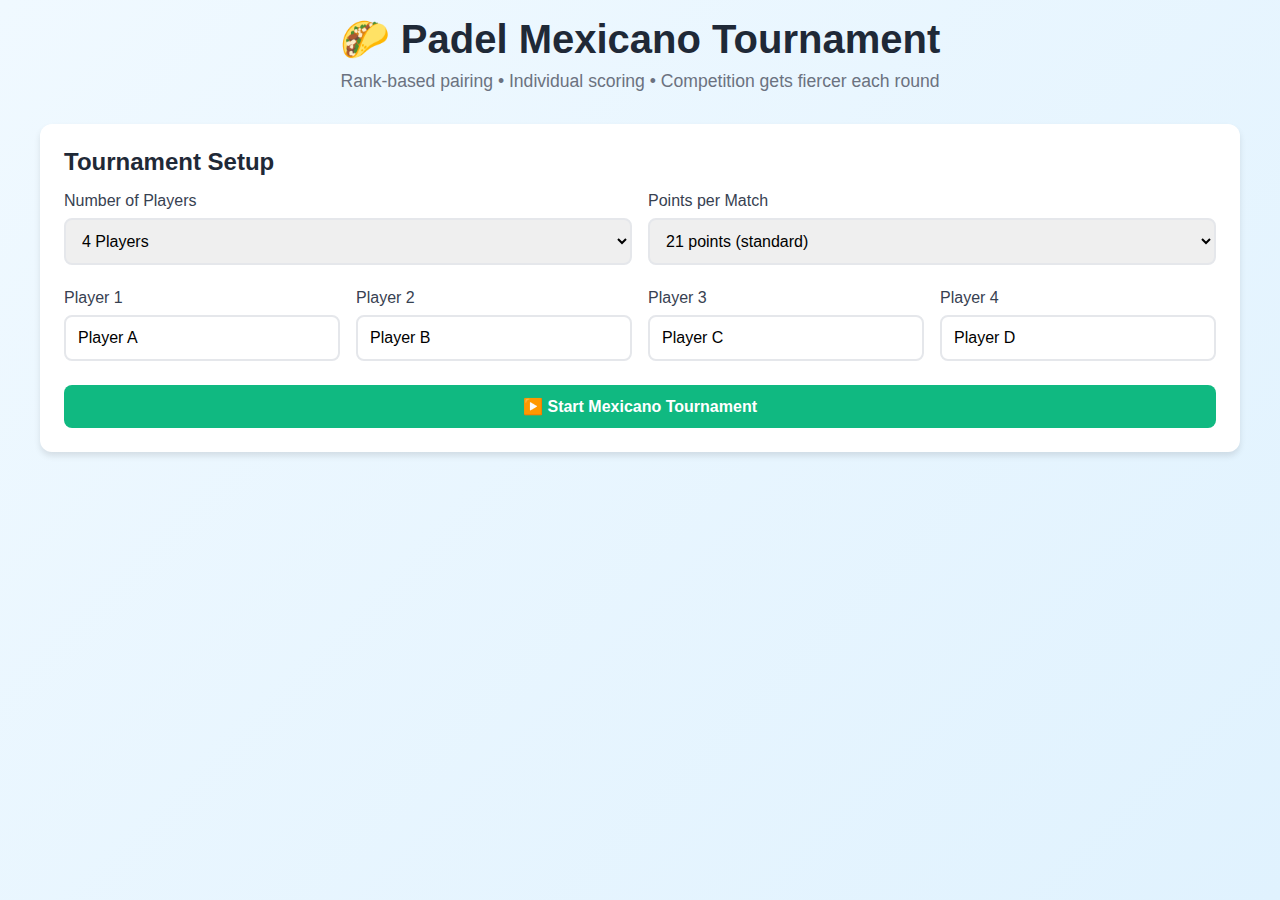
<file: Mexicano-modular.html>
<!DOCTYPE html>
<html lang="en">
<head>
    <meta charset="UTF-8">
    <meta name="viewport" content="width=device-width, initial-scale=1.0">
    <title>Padel Mexicano Tournament</title>
    <link rel="stylesheet" href="styles/tournament-styles.css">
</head>
<body>
    <div class="container">
        <!-- Header -->
        <div class="header">
            <h1>🌮 Padel Mexicano Tournament</h1>
            <p>Rank-based pairing • Individual scoring • Competition gets fiercer each round</p>
        </div>

        <!-- Setup Phase -->
        <div id="setup-phase" class="card">
            <h2>Tournament Setup</h2>
            
            <div class="setup-grid">
                <div class="form-group">
                    <label for="player-count">Number of Players</label>
                    <select id="player-count">
                        <option value="4">4 Players</option>
                        <option value="8">8 Players</option>
                    </select>
                </div>
                <div class="form-group">
                    <label for="match-points">Points per Match</label>
                    <select id="match-points">
                        <option value="8">8 points</option>
                        <option value="16">16 points</option>
                        <option value="21" selected>21 points (standard)</option>
                        <option value="24">24 points</option>
                        <option value="32">32 points</option>
                        <option value="40">40 points</option>
                    </select>
                </div>
            </div>

            <div id="player-inputs" class="setup-grid">
                <!-- Player inputs will be generated here -->
            </div>

            <button id="start-tournament" class="btn btn-primary" style="width: 100%;">
                ▶️ Start Mexicano Tournament
            </button>
        </div>

        <!-- Tournament Phase -->
        <div id="tournament-phase" class="hidden">
            <!-- Round Header -->
            <div class="card">
                <div class="round-header-container">
                    <h2 id="round-header">Round 1</h2>
                    <div class="button-container">
                        <button id="back-round" class="btn btn-secondary btn-small hidden">
                            ← Back
                        </button>
                        <button id="home-button" class="btn btn-secondary btn-small">
                            🏠 Home
                        </button>
                        <button id="reset-tournament" class="btn btn-secondary btn-small">
                            🔄 Reset
                        </button>
                        <button id="end-tournament" class="btn btn-primary">
                            🏁 End Tournament
                        </button>
                    </div>
                </div>
                <div id="pairing-explanation" class="pairing-explanation">
                    <!-- Pairing explanation will be shown here -->
                </div>
            </div>

            <div class="grid-2">
                <!-- Matches -->
                <div class="card">
                    <h2>Current Matches</h2>
                    <div id="matches-container">
                        <!-- Matches will be generated here -->
                    </div>
                    <button id="complete-round" class="btn btn-primary hidden" style="width: 100%; margin-top: 1rem;">
                        ✅ Complete Round & Update Points
                    </button>
                    <button id="next-round" class="btn btn-primary hidden" style="width: 100%; margin-top: 1rem;">
                        Next Round
                    </button>
                </div>

                <!-- Leaderboard -->
                <div class="card">
                    <h2>🏆 Current Rankings</h2>
                    <div id="leaderboard-container">
                        <!-- Leaderboard will be generated here -->
                    </div>
                    <div id="winner-banner" class="winner-banner hidden">
                        <div style="font-size: 2rem; margin-bottom: 0.5rem;">🎉</div>
                        <div style="font-size: 1.5rem; font-weight: bold; color: #10b981; margin-bottom: 0.5rem;">
                            Tournament Winner: <span id="winner-name"></span>!
                        </div>
                        <div style="color: #059669;">
                            Final Score: <span id="winner-score"></span> points
                        </div>
                    </div>
                </div>
            </div>
        </div>
    </div>

    <script src="js/tournament-engine.js"></script>
    <script src="js/mexicano-tournament.js"></script>
    <script>
        // Initialize the Mexicano tournament
        let tournament;
        
        document.addEventListener('DOMContentLoaded', function() {
            tournament = new MexicanoTournament();
        });
    </script>
</body>
</html>
</file>
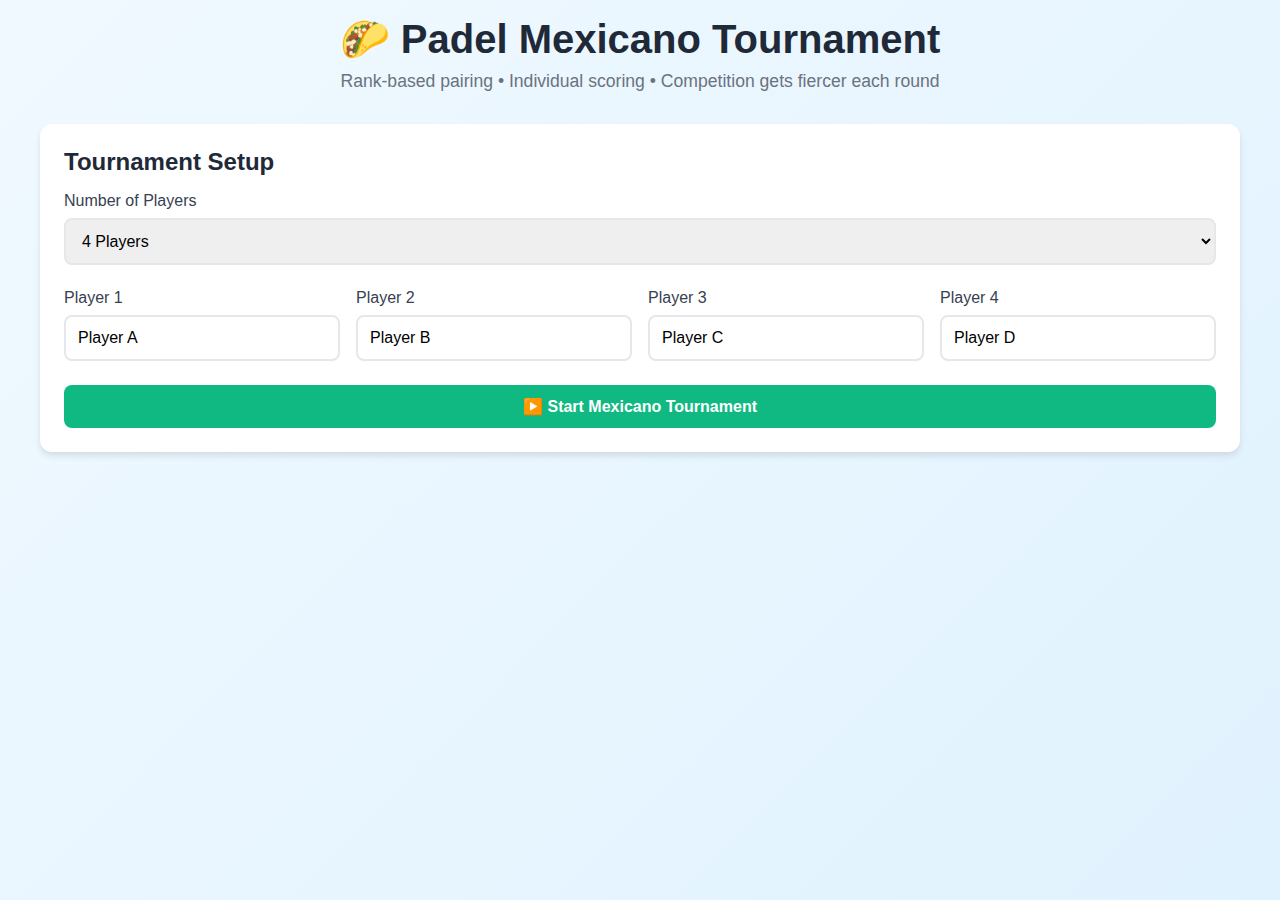
<file: Mexicano.html>
<!DOCTYPE html>
<html lang="en">
<head>
    <meta charset="UTF-8">
    <meta name="viewport" content="width=device-width, initial-scale=1.0">
    <title>Padel Mexicano Tournament</title>
    <style>
        * {
            margin: 0;
            padding: 0;
            box-sizing: border-box;
        }
        
        body {
            font-family: -apple-system, BlinkMacSystemFont, 'Segoe UI', Roboto, sans-serif;
            background: linear-gradient(135deg, #f0f9ff 0%, #e0f2fe 100%);
            min-height: 100vh;
            padding: 1rem;
        }
        
        .container {
            max-width: 1200px;
            margin: 0 auto;
        }
        
        .header {
            text-align: center;
            margin-bottom: 2rem;
        }
        
        .header h1 {
            font-size: 2.5rem;
            color: #1f2937;
            margin-bottom: 0.5rem;
        }
        
        .header p {
            color: #6b7280;
            font-size: 1.1rem;
        }
        
        .card {
            background: white;
            border-radius: 12px;
            box-shadow: 0 4px 6px rgba(0, 0, 0, 0.1);
            padding: 1.5rem;
            margin-bottom: 1.5rem;
        }
        
        .card h2 {
            font-size: 1.5rem;
            margin-bottom: 1rem;
            color: #1f2937;
        }
        
        .setup-grid {
            display: grid;
            grid-template-columns: repeat(auto-fit, minmax(200px, 1fr));
            gap: 1rem;
            margin-bottom: 1.5rem;
        }
        
        .form-group {
            display: flex;
            flex-direction: column;
        }
        
        .form-group label {
            font-weight: 500;
            margin-bottom: 0.5rem;
            color: #374151;
        }
        
        .form-group input, .form-group select {
            padding: 0.75rem;
            border: 2px solid #e5e7eb;
            border-radius: 8px;
            font-size: 1rem;
            transition: border-color 0.2s;
        }
        
        .form-group input:focus, .form-group select:focus {
            outline: none;
            border-color: #10b981;
        }
        
        .btn {
            padding: 0.75rem 1.5rem;
            border: none;
            border-radius: 8px;
            font-size: 1rem;
            font-weight: 600;
            cursor: pointer;
            transition: all 0.2s;
            display: inline-flex;
            align-items: center;
            gap: 0.5rem;
            justify-content: center;
        }
        
        .btn-primary {
            background: #10b981;
            color: white;
        }
        
        .btn-primary:hover {
            background: #059669;
        }
        
        .btn-secondary {
            background: #6b7280;
            color: white;
        }
        
        .btn-secondary:hover {
            background: #4b5563;
        }
        
        .btn-small {
            padding: 0.5rem 1rem;
            font-size: 0.875rem;
        }
        
        .btn:disabled {
            background: #9ca3af;
            cursor: not-allowed;
        }
        
        .grid-2 {
            display: grid;
            grid-template-columns: 1fr 1fr;
            gap: 1.5rem;
        }
        
        .match-card {
            border: 2px solid #e5e7eb;
            border-radius: 8px;
            padding: 1rem;
            margin-bottom: 1rem;
        }
        
        .match-teams {
            display: flex;
            justify-content: space-between;
            align-items: center;
            margin-bottom: 1rem;
            font-weight: 500;
        }
        
        .match-vs {
            font-size: 0.75rem;
            color: #6b7280;
        }
        
        .match-score {
            display: flex;
            align-items: center;
            justify-content: space-between;
            gap: 1rem;
        }
        
        .score-inputs {
            display: flex;
            align-items: center;
            gap: 0.5rem;
        }
        
        .score-input {
            width: 4rem;
            padding: 0.5rem;
            border: 2px solid #e5e7eb;
            border-radius: 4px;
            text-align: center;
            font-size: 1rem;
        }
        
        .leaderboard-item {
            display: flex;
            justify-content: space-between;
            align-items: center;
            padding: 0.75rem;
            border-radius: 8px;
            margin-bottom: 0.5rem;
        }
        
        .leaderboard-item.first {
            background: #fef3c7;
            border: 2px solid #f59e0b;
        }
        
        .leaderboard-item.second {
            background: #f3f4f6;
            border: 2px solid #6b7280;
        }
        
        .leaderboard-item.third {
            background: #fed7aa;
            border: 2px solid #ea580c;
        }
        
        .leaderboard-item.other {
            background: #f9fafb;
        }
        
        .player-rank {
            font-weight: bold;
            font-size: 1.1rem;
        }
        
        .player-points {
            font-size: 1.25rem;
            font-weight: bold;
            color: #10b981;
        }
        
        .winner-banner {
            text-align: center;
            padding: 1.5rem;
            background: #d1fae5;
            border: 2px solid #10b981;
            border-radius: 12px;
            margin-top: 1rem;
        }
        
        .error-message {
            color: #dc2626;
            font-size: 0.875rem;
            font-weight: 500;
            margin-top: 0.25rem;
            display: flex;
            align-items: center;
            gap: 0.25rem;
        }
        
        .info-message {
            color: #2563eb;
            font-size: 0.875rem;
            font-weight: 500;
            margin-top: 0.25rem;
            display: flex;
            align-items: center;
            gap: 0.25rem;
        }
        
        .match-card.error {
            border-color: #dc2626;
            background-color: #fef2f2;
        }
        
        .match-card.incomplete {
            border-color: #2563eb;
            background-color: #eff6ff;
        }
        
        .pairing-explanation {
            background: #f0f9ff;
            border: 2px solid #3b82f6;
            border-radius: 8px;
            padding: 1rem;
            margin-bottom: 1rem;
            font-size: 0.9rem;
            color: #1e40af;
        }
        
        .hidden {
            display: none;
        }
        
        @media (max-width: 768px) {
            .grid-2 {
                grid-template-columns: 1fr;
            }
            
            .setup-grid {
                grid-template-columns: 1fr 1fr;
            }
        }
    </style>
</head>
<body>
    <div class="container">
        <!-- Header -->
        <div class="header">
            <h1>🌮 Padel Mexicano Tournament</h1>
            <p>Rank-based pairing • Individual scoring • Competition gets fiercer each round</p>
        </div>

        <!-- Setup Phase -->
        <div id="setup-phase" class="card">
            <h2>Tournament Setup</h2>
            
            <div class="form-group" style="margin-bottom: 1.5rem;">
                <label for="player-count">Number of Players</label>
                <select id="player-count">
                    <option value="4">4 Players</option>
                    <option value="8">8 Players</option>
                </select>
            </div>

            <div id="player-inputs" class="setup-grid">
                <!-- Player inputs will be generated here -->
            </div>

            <button id="start-tournament" class="btn btn-primary" style="width: 100%;">
                ▶️ Start Mexicano Tournament
            </button>
        </div>

        <!-- Tournament Phase -->
        <div id="tournament-phase" class="hidden">
            <!-- Round Header -->
            <div class="card">
                <div style="display: flex; justify-content: space-between; align-items: center;">
                    <h2 id="round-header">Round 1</h2>
                    <button id="reset-tournament" class="btn btn-secondary">
                        🔄 Reset
                    </button>
                </div>
                <div id="pairing-explanation" class="pairing-explanation">
                    <!-- Pairing explanation will be shown here -->
                </div>
            </div>

            <div class="grid-2">
                <!-- Matches -->
                <div class="card">
                    <h2>Current Matches</h2>
                    <div id="matches-container">
                        <!-- Matches will be generated here -->
                    </div>
                    <button id="complete-round" class="btn btn-primary hidden" style="width: 100%; margin-top: 1rem;">
                        ✅ Complete All Matches
                    </button>
                    <button id="next-round" class="btn btn-primary hidden" style="width: 100%; margin-top: 1rem;">
                        Next Round
                    </button>
                </div>

                <!-- Leaderboard -->
                <div class="card">
                    <h2>🏆 Current Rankings</h2>
                    <div id="leaderboard-container">
                        <!-- Leaderboard will be generated here -->
                    </div>
                    <div id="winner-banner" class="winner-banner hidden">
                        <div style="font-size: 2rem; margin-bottom: 0.5rem;">🎉</div>
                        <div style="font-size: 1.5rem; font-weight: bold; color: #10b981; margin-bottom: 0.5rem;">
                            Tournament Winner: <span id="winner-name"></span>!
                        </div>
                        <div style="color: #059669;">
                            Final Score: <span id="winner-score"></span> points
                        </div>
                    </div>
                </div>
            </div>
        </div>
    </div>

    <script>
        // Tournament state
        let playerCount = 4;
        let players = [];
        let currentRound = 0;
        let matches = [];
        let tournamentStarted = false;
        let maxRounds = 10; // Can continue indefinitely

        // Initialize the app
        function init() {
            generatePlayerInputs();
            setupEventListeners();
        }

        function setupEventListeners() {
            document.getElementById('player-count').addEventListener('change', (e) => {
                playerCount = parseInt(e.target.value);
                generatePlayerInputs();
            });

            document.getElementById('start-tournament').addEventListener('click', startTournament);
            document.getElementById('reset-tournament').addEventListener('click', resetTournament);
            document.getElementById('complete-round').addEventListener('click', completeAllMatches);
            document.getElementById('next-round').addEventListener('click', nextRound);
        }

        function generatePlayerInputs() {
            const container = document.getElementById('player-inputs');
            container.innerHTML = '';
            
            const defaultNames = playerCount === 4 
                ? ['Player A', 'Player B', 'Player C', 'Player D']
                : ['Player A', 'Player B', 'Player C', 'Player D', 'Player E', 'Player F', 'Player G', 'Player H'];

            for (let i = 0; i < playerCount; i++) {
                const div = document.createElement('div');
                div.className = 'form-group';
                div.innerHTML = `
                    <label>Player ${i + 1}</label>
                    <input type="text" id="player-${i}" value="${defaultNames[i]}" placeholder="Player ${String.fromCharCode(65 + i)}">
                `;
                container.appendChild(div);
            }
        }

        function initializePlayers() {
            players = [];
            for (let i = 0; i < playerCount; i++) {
                const name = document.getElementById(`player-${i}`).value || `Player ${String.fromCharCode(65 + i)}`;
                players.push({
                    id: i,
                    name: name,
                    totalPoints: 0
                });
            }
        }

        function shuffleArray(array) {
            const shuffled = [...array];
            for (let i = shuffled.length - 1; i > 0; i--) {
                const j = Math.floor(Math.random() * (i + 1));
                [shuffled[i], shuffled[j]] = [shuffled[j], shuffled[i]];
            }
            return shuffled;
        }

        function generateRoundMatches() {
            const roundMatches = [];

            if (currentRound === 1) {
                // First round: Random pairing
                const shuffledPlayers = shuffleArray(players.map(p => p.id));
                
                if (playerCount === 4) {
                    roundMatches.push({
                        id: `round-${currentRound}-match-0`,
                        team1: [shuffledPlayers[0], shuffledPlayers[1]],
                        team2: [shuffledPlayers[2], shuffledPlayers[3]],
                        team1Score: 0,
                        team2Score: 0,
                        completed: false
                    });
                } else {
                    // 8 players: 2 matches
                    roundMatches.push({
                        id: `round-${currentRound}-match-0`,
                        team1: [shuffledPlayers[0], shuffledPlayers[1]],
                        team2: [shuffledPlayers[2], shuffledPlayers[3]],
                        team1Score: 0,
                        team2Score: 0,
                        completed: false
                    });
                    roundMatches.push({
                        id: `round-${currentRound}-match-1`,
                        team1: [shuffledPlayers[4], shuffledPlayers[5]],
                        team2: [shuffledPlayers[6], shuffledPlayers[7]],
                        team1Score: 0,
                        team2Score: 0,
                        completed: false
                    });
                }
            } else {
                // Subsequent rounds: Rank-based pairing
                const sortedPlayers = [...players].sort((a, b) => b.totalPoints - a.totalPoints);
                
                if (playerCount === 4) {
                    // 1st & 3rd vs 2nd & 4th
                    roundMatches.push({
                        id: `round-${currentRound}-match-0`,
                        team1: [sortedPlayers[0].id, sortedPlayers[2].id],
                        team2: [sortedPlayers[1].id, sortedPlayers[3].id],
                        team1Score: 0,
                        team2Score: 0,
                        completed: false
                    });
                } else {
                    // 8 players: 1st&3rd vs 2nd&4th, 5th&7th vs 6th&8th
                    roundMatches.push({
                        id: `round-${currentRound}-match-0`,
                        team1: [sortedPlayers[0].id, sortedPlayers[2].id],
                        team2: [sortedPlayers[1].id, sortedPlayers[3].id],
                        team1Score: 0,
                        team2Score: 0,
                        completed: false
                    });
                    roundMatches.push({
                        id: `round-${currentRound}-match-1`,
                        team1: [sortedPlayers[4].id, sortedPlayers[6].id],
                        team2: [sortedPlayers[5].id, sortedPlayers[7].id],
                        team1Score: 0,
                        team2Score: 0,
                        completed: false
                    });
                }
            }

            return roundMatches;
        }

        function startTournament() {
            initializePlayers();
            currentRound = 1;
            matches = generateRoundMatches();
            tournamentStarted = true;
            
            document.getElementById('setup-phase').classList.add('hidden');
            document.getElementById('tournament-phase').classList.remove('hidden');
            
            updateUI();
        }

        function updateUI() {
            document.getElementById('round-header').textContent = `Round ${currentRound}`;
            
            // Update pairing explanation
            const explanation = document.getElementById('pairing-explanation');
            if (currentRound === 1) {
                explanation.textContent = "🎲 First round: Players are paired randomly to establish initial rankings.";
            } else {
                const pairingText = playerCount === 4 
                    ? "🏆 Rank-based pairing: 1st & 3rd place vs 2nd & 4th place"
                    : "🏆 Rank-based pairing: 1st & 3rd vs 2nd & 4th, 5th & 7th vs 6th & 8th";
                explanation.textContent = pairingText;
            }
            
            renderMatches();
            renderLeaderboard();
        }

        function renderMatches() {
            const container = document.getElementById('matches-container');
            container.innerHTML = '';

            matches.forEach(match => {
                const matchDiv = document.createElement('div');
                const totalScore = match.team1Score + match.team2Score;
                const hasError = totalScore > 21;
                const isIncomplete = totalScore < 21 && totalScore > 0;
                
                let className = 'match-card';
                if (hasError) className += ' error';
                else if (isIncomplete) className += ' incomplete';
                
                matchDiv.className = className;
                
                const team1Names = `${players.find(p => p.id === match.team1[0]).name} & ${players.find(p => p.id === match.team1[1]).name}`;
                const team2Names = `${players.find(p => p.id === match.team2[0]).name} & ${players.find(p => p.id === match.team2[1]).name}`;
                
                let statusMessage = '';
                if (hasError) {
                    statusMessage = '<div class="error-message">⚠️ Total score cannot exceed 21 points</div>';
                } else if (isIncomplete) {
                    const remaining = 21 - totalScore;
                    statusMessage = `<div class="info-message">ℹ️ Need ${remaining} more point${remaining === 1 ? '' : 's'} to reach 21</div>`;
                }
                
                matchDiv.innerHTML = `
                    <div class="match-teams">
                        <div>${team1Names}</div>
                        <div class="match-vs">VS</div>
                        <div>${team2Names}</div>
                    </div>
                    <div class="match-score">
                        <div class="score-inputs">
                            <input type="number" class="score-input" min="0" 
                                   value="${match.team1Score}" 
                                   ${match.completed ? 'disabled' : ''}
                                   onchange="updateMatchScore('${match.id}', 'team1', this.value)">
                            <span>-</span>
                            <input type="number" class="score-input" min="0" 
                                   value="${match.team2Score}" 
                                   ${match.completed ? 'disabled' : ''}
                                   onchange="updateMatchScore('${match.id}', 'team2', this.value)">
                        </div>
                        ${match.completed ? 
                            '<span style="color: #10b981; font-weight: 500;">✅ Complete</span>' :
                            ''
                        }
                    </div>
                    ${statusMessage}
                `;
                
                container.appendChild(matchDiv);
            });

            // Show complete round or next round button
            const allMatchesHaveScores = matches.every(match => match.team1Score + match.team2Score === 21);
            const hasErrors = matches.some(match => match.team1Score + match.team2Score > 21);
            const allComplete = matches.every(match => match.completed);
            const completeRoundBtn = document.getElementById('complete-round');
            const nextRoundBtn = document.getElementById('next-round');
            
            if (allComplete) {
                completeRoundBtn.classList.add('hidden');
                nextRoundBtn.classList.remove('hidden');
            } else if (allMatchesHaveScores && !allComplete && !hasErrors) {
                completeRoundBtn.classList.remove('hidden');
                nextRoundBtn.classList.add('hidden');
            } else {
                completeRoundBtn.classList.add('hidden');
                nextRoundBtn.classList.add('hidden');
            }
        }

        function renderLeaderboard() {
            const container = document.getElementById('leaderboard-container');
            const sortedPlayers = [...players].sort((a, b) => b.totalPoints - a.totalPoints);
            
            container.innerHTML = '';
            
            sortedPlayers.forEach((player, index) => {
                const div = document.createElement('div');
                let className = 'leaderboard-item ';
                if (index === 0) className += 'first';
                else if (index === 1) className += 'second';
                else if (index === 2) className += 'third';
                else className += 'other';
                
                div.className = className;
                div.innerHTML = `
                    <div style="display: flex; align-items: center; gap: 1rem;">
                        <span class="player-rank">#${index + 1}</span>
                        <span style="font-weight: 500;">${player.name}</span>
                    </div>
                    <span class="player-points">${player.totalPoints}</span>
                `;
                
                container.appendChild(div);
            });
        }

        function updateMatchScore(matchId, team, score) {
            const match = matches.find(m => m.id === matchId);
            if (match && !match.completed) {
                match[`${team}Score`] = Math.max(0, parseInt(score) || 0);
                renderMatches();
            }
        }

        function completeAllMatches() {
            matches.forEach(match => {
                if (!match.completed && match.team1Score + match.team2Score === 21) {
                    // Update player points
                    players.forEach(player => {
                        if (match.team1.includes(player.id)) {
                            player.totalPoints += match.team1Score;
                        } else if (match.team2.includes(player.id)) {
                            player.totalPoints += match.team2Score;
                        }
                    });
                    match.completed = true;
                }
            });
            updateUI();
        }

        function nextRound() {
            currentRound++;
            matches = generateRoundMatches();
            updateUI();
        }

        function resetTournament() {
            playerCount = parseInt(document.getElementById('player-count').value);
            players = [];
            currentRound = 0;
            matches = [];
            tournamentStarted = false;
            
            document.getElementById('setup-phase').classList.remove('hidden');
            document.getElementById('tournament-phase').classList.add('hidden');
            
            generatePlayerInputs();
        }

        // Initialize the app when page loads
        init();
    </script>
</body>
</html>
</file>
<file: styles/tournament-styles.css>
/* Shared Tournament Styles */
* {
    margin: 0;
    padding: 0;
    box-sizing: border-box;
}

body {
    font-family: -apple-system, BlinkMacSystemFont, 'Segoe UI', Roboto, sans-serif;
    background: linear-gradient(135deg, #f0f9ff 0%, #e0f2fe 100%);
    min-height: 100vh;
    padding: 1rem;
}

.container {
    max-width: 1200px;
    margin: 0 auto;
}

.header {
    text-align: center;
    margin-bottom: 2rem;
}

.header h1 {
    font-size: 2.5rem;
    color: #1f2937;
    margin-bottom: 0.5rem;
}

.header p {
    color: #6b7280;
    font-size: 1.1rem;
}

.card {
    background: white;
    border-radius: 12px;
    box-shadow: 0 4px 6px rgba(0, 0, 0, 0.1);
    padding: 1.5rem;
    margin-bottom: 1.5rem;
}

.card h2 {
    font-size: 1.5rem;
    margin-bottom: 1rem;
    color: #1f2937;
}

/* Form Elements */
.setup-grid {
    display: grid;
    grid-template-columns: repeat(auto-fit, minmax(200px, 1fr));
    gap: 1rem;
    margin-bottom: 1.5rem;
}

.form-group {
    display: flex;
    flex-direction: column;
}

.form-group label {
    font-weight: 500;
    margin-bottom: 0.5rem;
    color: #374151;
}

.form-group input, .form-group select {
    padding: 0.75rem;
    border: 2px solid #e5e7eb;
    border-radius: 8px;
    font-size: 1rem;
    transition: border-color 0.2s;
}

.form-group input:focus, .form-group select:focus {
    outline: none;
    border-color: #10b981;
}

/* Buttons */
.btn {
    padding: 0.75rem 1.5rem;
    border: none;
    border-radius: 8px;
    font-size: 1rem;
    font-weight: 600;
    cursor: pointer;
    transition: all 0.2s;
    display: inline-flex;
    align-items: center;
    gap: 0.5rem;
    justify-content: center;
}

.btn-primary {
    background: #10b981;
    color: white;
}

.btn-primary:hover {
    background: #059669;
}

.btn-secondary {
    background: #6b7280;
    color: white;
}

.btn-secondary:hover {
    background: #4b5563;
}

.btn-small {
    padding: 0.5rem 1rem;
    font-size: 0.875rem;
}

.btn:disabled {
    background: #9ca3af;
    cursor: not-allowed;
}

/* Layout */
.grid-2 {
    display: grid;
    grid-template-columns: 1fr 1fr;
    gap: 1.5rem;
}

/* Match Cards */
.match-card {
    border: 2px solid #e5e7eb;
    border-radius: 8px;
    padding: 1rem;
    margin-bottom: 1rem;
}

.match-teams {
    display: flex;
    justify-content: space-between;
    align-items: center;
    margin-bottom: 1rem;
    font-weight: 500;
}

.match-vs {
    font-size: 0.75rem;
    color: #6b7280;
}

.match-score {
    display: flex;
    align-items: center;
    justify-content: space-between;
    gap: 1rem;
}

.score-inputs {
    display: flex;
    align-items: center;
    gap: 0.5rem;
}

.score-input {
    width: 4rem;
    padding: 0.5rem;
    border: 2px solid #e5e7eb;
    border-radius: 4px;
    text-align: center;
    font-size: 1rem;
}

/* Match States */
.match-card.error {
    border-color: #dc2626;
    background-color: #fef2f2;
}

.match-card.incomplete {
    border-color: #2563eb;
    background-color: #eff6ff;
}

/* Leaderboard */
.leaderboard-item {
    display: flex;
    justify-content: space-between;
    align-items: center;
    padding: 0.75rem;
    border-radius: 8px;
    margin-bottom: 0.5rem;
}

.leaderboard-item.first {
    background: #fef3c7;
    border: 2px solid #f59e0b;
}

.leaderboard-item.second {
    background: #f3f4f6;
    border: 2px solid #6b7280;
}

.leaderboard-item.third {
    background: #fed7aa;
    border: 2px solid #ea580c;
}

.leaderboard-item.other {
    background: #f9fafb;
}

.player-rank {
    font-weight: bold;
    font-size: 1.1rem;
}

.player-points {
    font-size: 1.25rem;
    font-weight: bold;
    color: #10b981;
}

/* Winner Banner */
.winner-banner {
    text-align: center;
    padding: 1.5rem;
    background: #d1fae5;
    border: 2px solid #10b981;
    border-radius: 12px;
    margin-top: 1rem;
}

/* Messages */
.error-message {
    color: #dc2626;
    font-size: 0.875rem;
    font-weight: 500;
    margin-top: 0.25rem;
    display: flex;
    align-items: center;
    gap: 0.25rem;
}

.info-message {
    color: #2563eb;
    font-size: 0.875rem;
    font-weight: 500;
    margin-top: 0.25rem;
    display: flex;
    align-items: center;
    gap: 0.25rem;
}

.pairing-explanation {
    background: #f0f9ff;
    border: 2px solid #3b82f6;
    border-radius: 8px;
    padding: 1rem;
    margin-bottom: 1rem;
    font-size: 0.9rem;
    color: #1e40af;
}

/* Utility Classes */
.hidden {
    display: none;
}

/* Responsive Design */
@media (max-width: 768px) {
    .grid-2 {
        grid-template-columns: 1fr;
    }
    
    .setup-grid {
        grid-template-columns: 1fr;
    }
    
    .container {
        padding: 1rem;
        margin: 0.5rem;
    }
    
    .header h1 {
        font-size: 2rem;
    }
}
</file>
